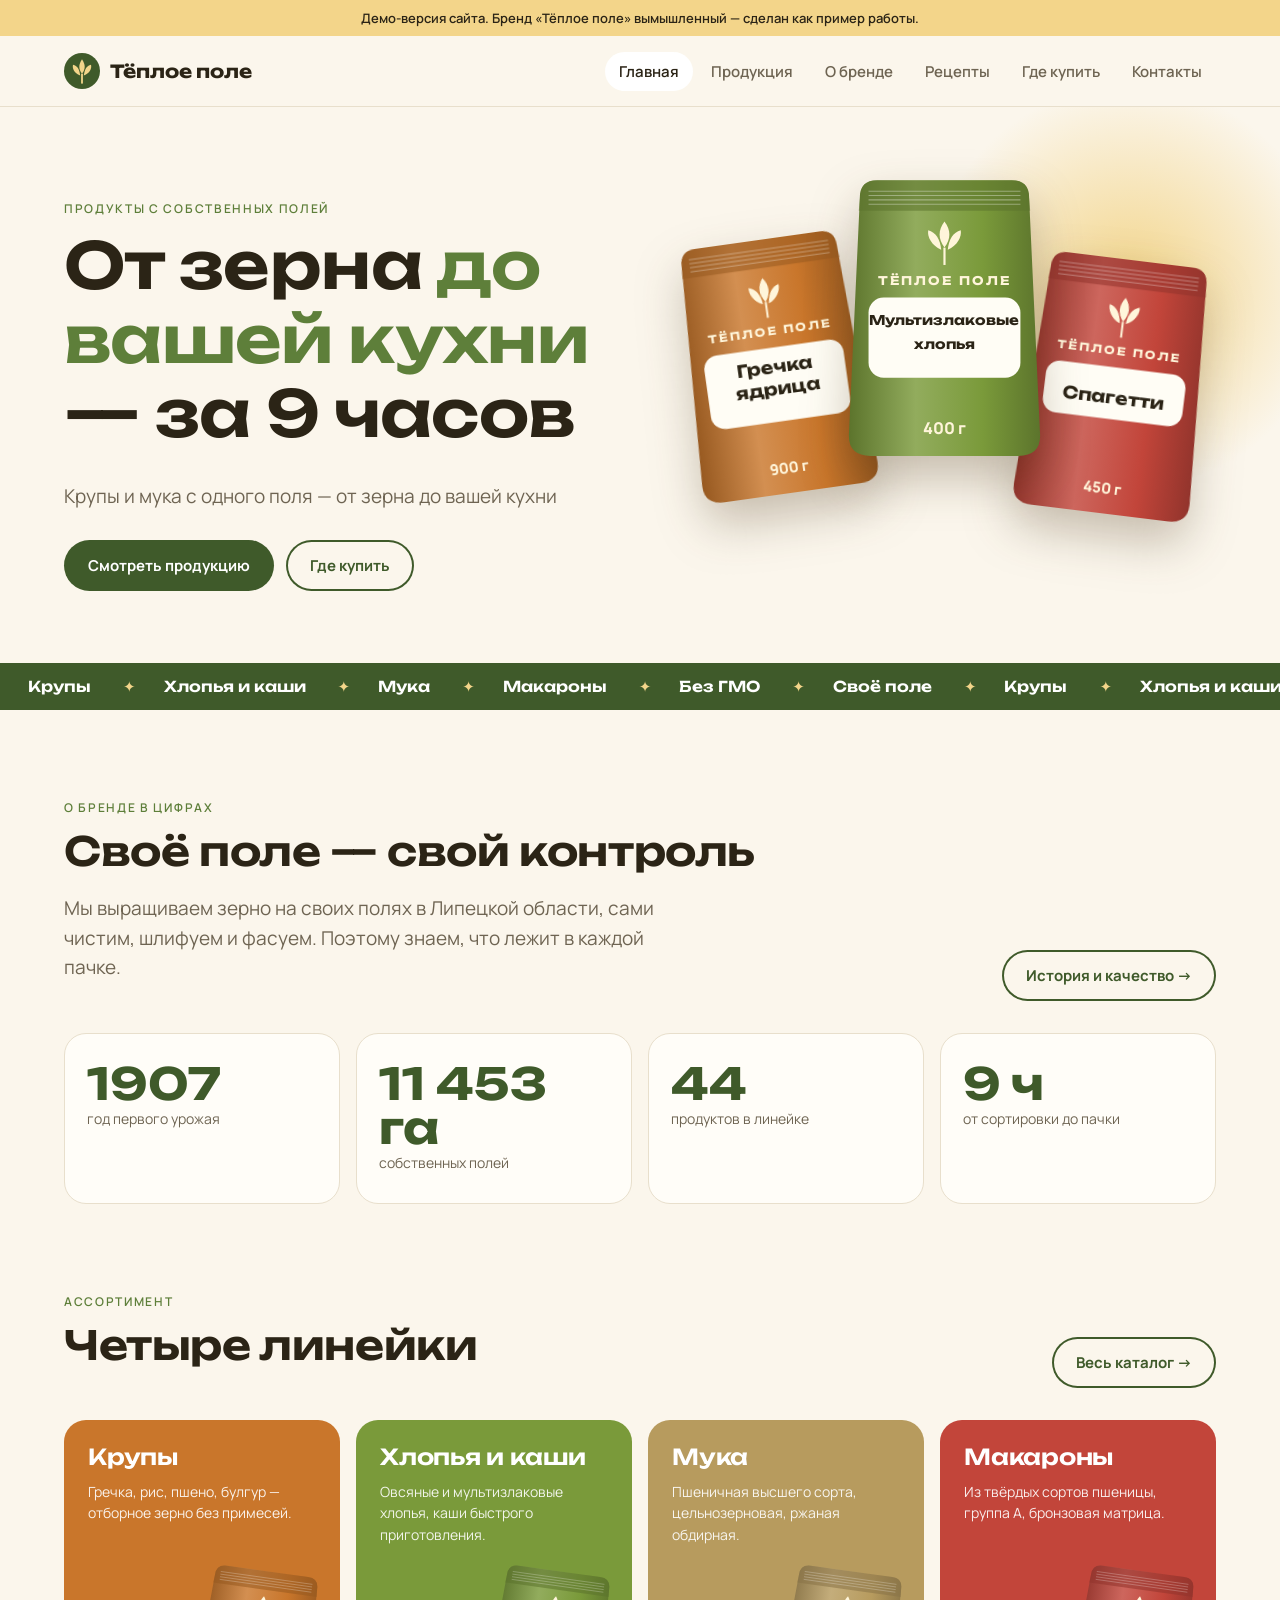
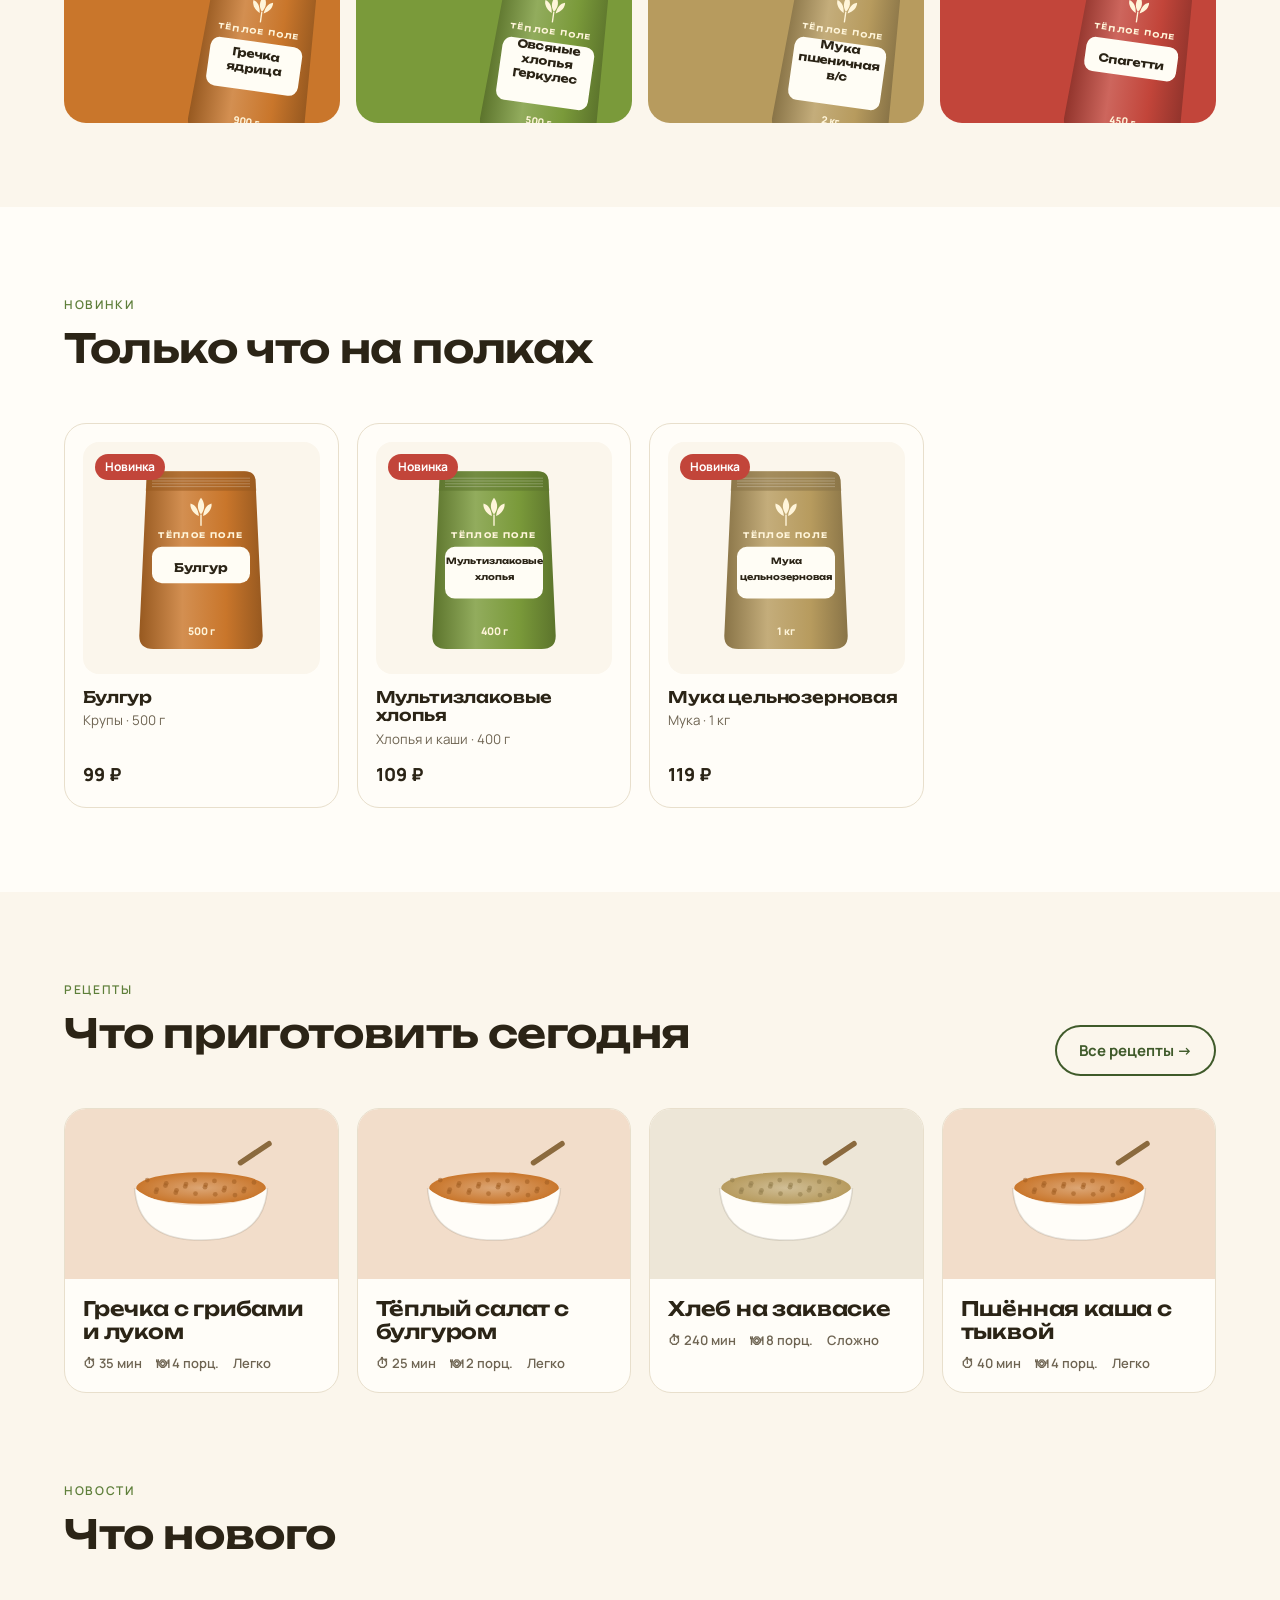
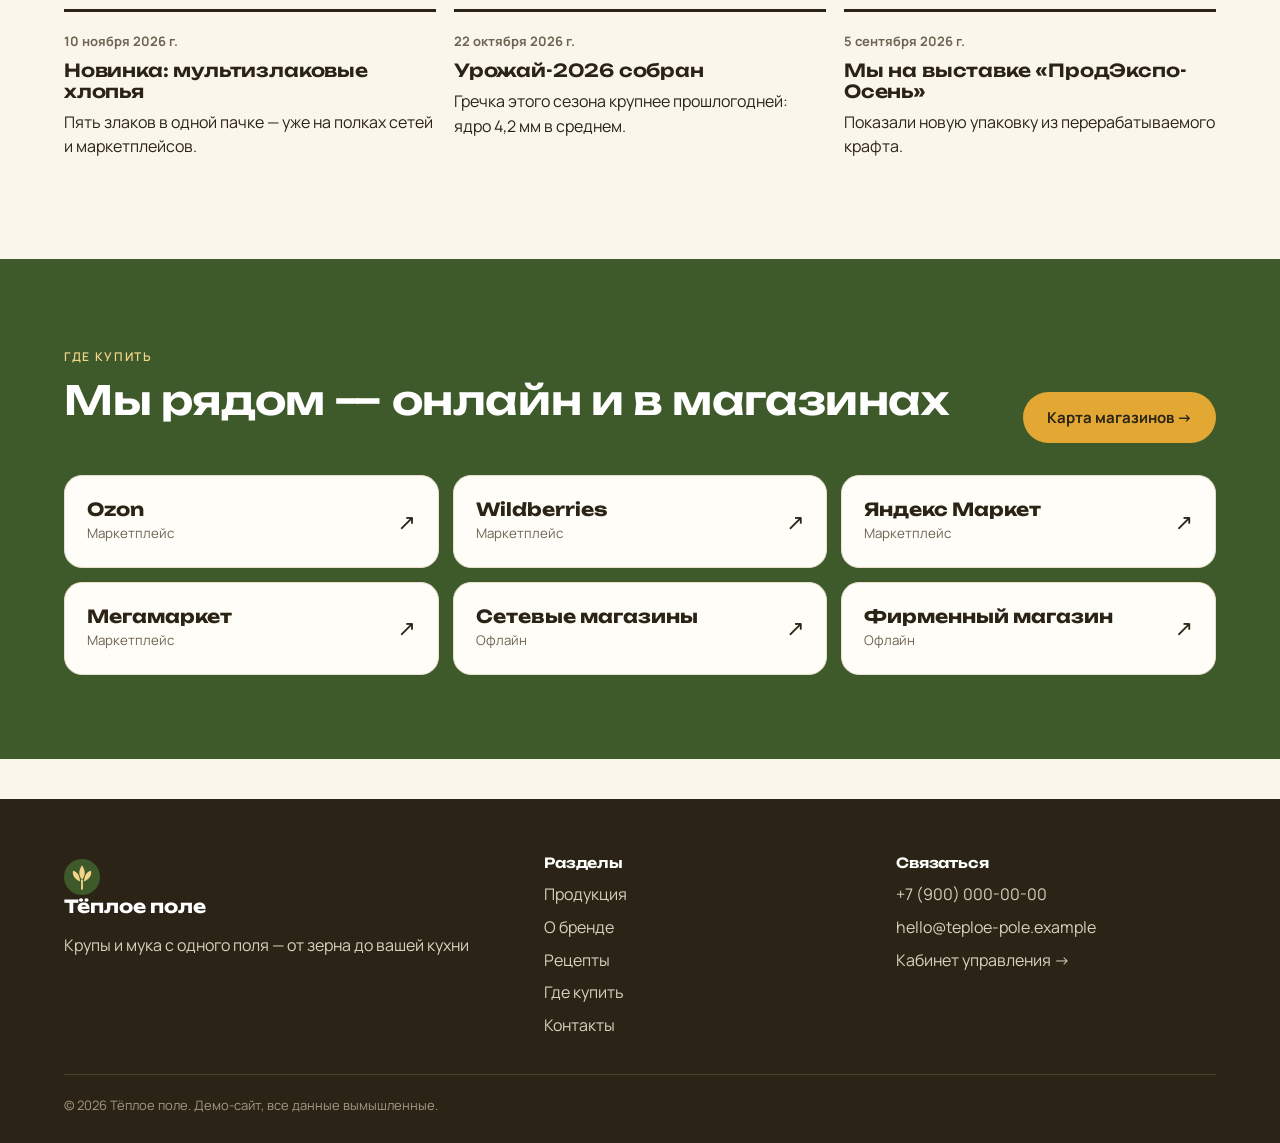
<file: index.html>
<!doctype html>
<html lang="ru">
<head>
<meta charset="utf-8">
<meta name="viewport" content="width=device-width, initial-scale=1">
<title>Тёплое поле — крупы, хлопья, мука и макароны с собственных полей</title>
<meta name="description" content="Бренд «Тёплое поле»: крупы, хлопья, мука и макароны от зерна до пачки. Ассортимент, рецепты, новости и где купить.">
<meta property="og:title" content="Тёплое поле — крупы, хлопья, мука и макароны с собственных полей">
<meta property="og:description" content="Бренд «Тёплое поле»: крупы, хлопья, мука и макароны от зерна до пачки. Ассортимент, рецепты, новости и где купить.">
<meta property="og:type" content="website">
<meta property="og:locale" content="ru_RU">
<meta name="theme-color" content="#3F5A2A">
<link rel="icon" href="favicon.svg" type="image/svg+xml">
<link rel="preconnect" href="https://fonts.googleapis.com">
<link rel="preconnect" href="https://fonts.gstatic.com" crossorigin>
<link href="https://fonts.googleapis.com/css2?family=Manrope:wght@400;600;700;800&family=Unbounded:wght@500;600;700&display=swap" rel="stylesheet">
<link rel="stylesheet" href="styles.css?v=8">
<script type="application/ld+json">{"@context":"https://schema.org","@type":"Organization","name":"Тёплое поле","description":"Производитель круп, хлопьев, муки и макарон","url":"https://almadorr.github.io/teploe-pole-demo/"}</script>
</head>
<body data-page="index">
<header id="top"></header>
<main>
<section class="hero"><div class="sun"></div><div class="wrap">
  <div><span class="eyebrow">Продукты с собственных полей</span><h1>От зерна <span>до вашей кухни</span> — за 9 часов</h1><p class="lead" id="slogan"></p>
    <div class="hero-cta"><a class="btn" href="products.html">Смотреть продукцию</a><a class="btn ghost" href="where.html">Где купить</a></div></div>
  <div class="hero-packs" id="hero-packs"></div>
</div></section>
<div class="ticker" id="ticker" aria-hidden="true"></div>
<section class="section"><div class="wrap">
  <div class="head-row"><div><span class="eyebrow">О бренде в цифрах</span><h2>Своё поле — свой контроль</h2><p class="lead" id="about"></p></div><a class="btn ghost" href="quality.html">История и качество →</a></div>
  <div class="stats" id="stats"></div>
</div></section>
<section class="section" style="padding-top:0"><div class="wrap">
  <div class="head-row"><div><span class="eyebrow">Ассортимент</span><h2>Четыре линейки</h2></div><a class="btn ghost" href="products.html">Весь каталог →</a></div>
  <div class="lines" id="lines"></div>
</div></section>
<section class="section" style="background:var(--paper)"><div class="wrap">
  <div class="head-row"><div><span class="eyebrow">Новинки</span><h2>Только что на полках</h2></div></div>
  <div class="grid" id="new"></div>
</div></section>
<section class="section"><div class="wrap">
  <div class="head-row"><div><span class="eyebrow">Рецепты</span><h2>Что приготовить сегодня</h2></div><a class="btn ghost" href="recipes.html">Все рецепты →</a></div>
  <div class="grid" id="recipes"></div>
</div></section>
<section class="section" style="padding-top:0"><div class="wrap">
  <div class="head-row"><div><span class="eyebrow">Новости</span><h2>Что нового</h2></div></div>
  <div class="news" id="news"></div>
</div></section>
<section class="section" style="background:var(--green);color:#fff"><div class="wrap">
  <div class="head-row"><div><span class="eyebrow" style="color:var(--wheat-2)">Где купить</span><h2>Мы рядом — онлайн и в магазинах</h2></div><a class="btn wheat" href="where.html">Карта магазинов →</a></div>
  <div class="shops" id="shops" style="color:var(--ink)"></div>
</div></section>
</main>
<footer id="foot"></footer>
<script src="data.js?v=8"></script>
<script src="app.js?v=8"></script>
</body>
</html>
</file>
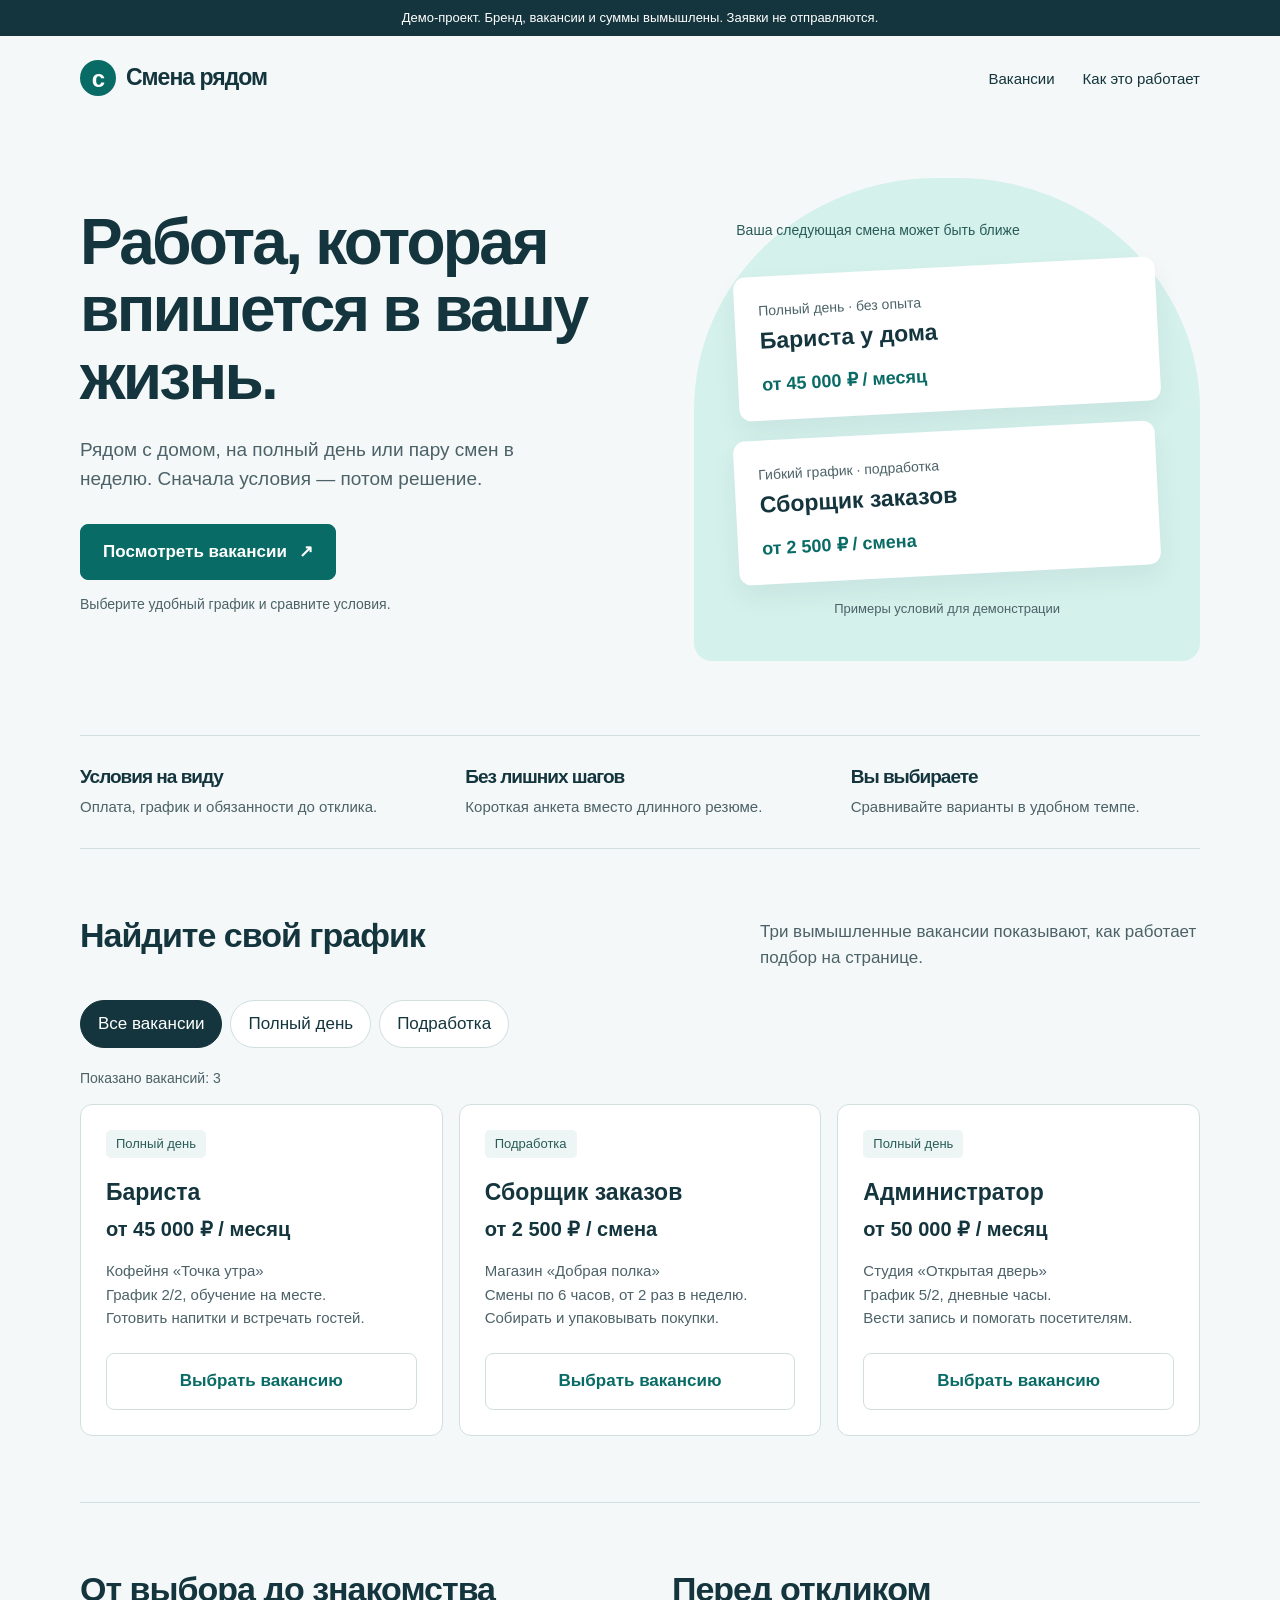
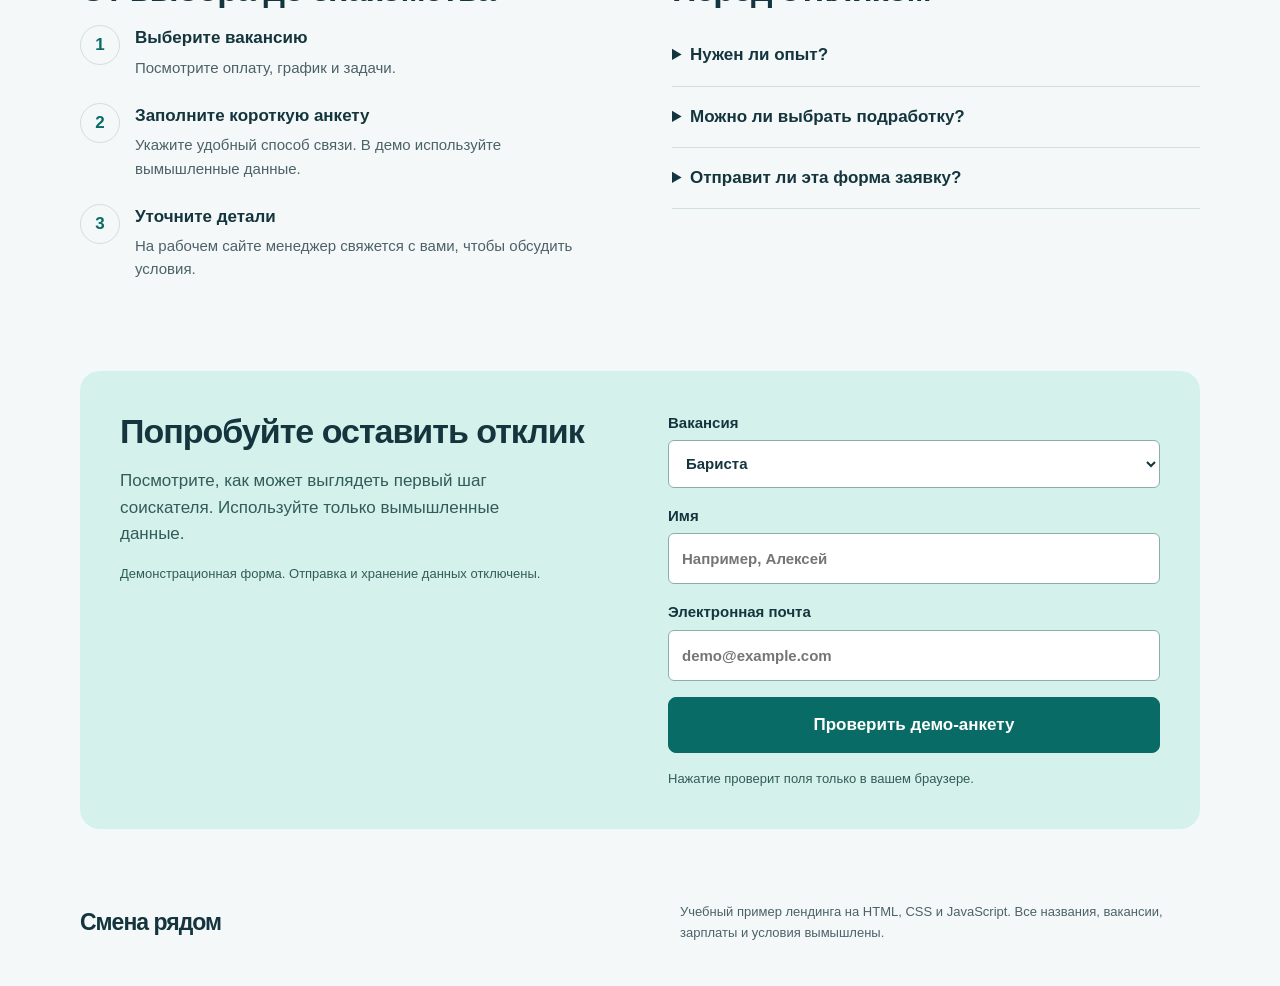
<file: smena-ryadom/index.html>
<!doctype html>
<html lang="ru">
<head>
  <meta charset="utf-8">
  <meta name="viewport" content="width=device-width, initial-scale=1">
  <meta name="description" content="Демонстрационный лендинг сервиса поиска работы. Вакансии и бренд вымышлены.">
  <meta name="robots" content="noindex">
  <title>Смена рядом — демо лендинга вакансий</title>
  <link rel="icon" href="data:image/svg+xml,%3Csvg xmlns='http://www.w3.org/2000/svg' viewBox='0 0 40 40'%3E%3Crect width='40' height='40' rx='20' fill='%23096b65'/%3E%3Ctext x='12' y='29' fill='white' font-size='29' font-family='Arial'%3Eс%3C/text%3E%3C/svg%3E">
  <style>
    :root { --ink:#14353d; --teal:#096b65; --aqua:#d5f1ec; --paper:#f4f8f8; --muted:#4c6268; --line:#d1dfdf; --white:#fff; }
    * { box-sizing:border-box; }
    html { scroll-behavior:smooth; scroll-padding-top:24px; }
    body { margin:0; color:var(--ink); background:var(--paper); font:17px/1.55 "Segoe UI",Arial,sans-serif; }
    a { color:inherit; } button,input,select { font:inherit; } button,a,input,select,summary { -webkit-tap-highlight-color:transparent; }
    :focus-visible { outline:3px solid #b94a14; outline-offset:4px; }
    .wrap { width:min(1120px,calc(100% - 40px)); margin:auto; }
    .demo { margin:0; padding:8px 20px; text-align:center; background:var(--ink); color:white; font-size:13px; }
    header { display:flex; align-items:center; justify-content:space-between; gap:20px; padding-block:24px; }
    .logo { font-size:23px; font-weight:800; text-decoration:none; letter-spacing:-1px; display:flex; align-items:center; gap:10px; }
    .mark { display:grid; place-items:center; width:36px; height:36px; background:var(--teal); color:white; border-radius:50%; font-size:24px; }
    nav { display:flex; gap:28px; font-size:15px; } nav a { text-decoration:none; } nav a:hover { text-decoration:underline; }
    .hero { display:grid; grid-template-columns:1.1fr 1fr; gap:58px; align-items:center; padding:58px 0 74px; }
    h1 { font-size:clamp(40px,5vw,68px); line-height:1.05; letter-spacing:-2.7px; margin:0 0 24px; max-width:620px; }
    .intro { max-width:480px; color:var(--muted); font-size:19px; margin-bottom:30px; }
    .button { display:inline-flex; align-items:center; justify-content:center; gap:12px; padding:14px 22px; border:1px solid var(--teal); border-radius:8px; background:var(--teal); color:white; text-decoration:none; cursor:pointer; font-weight:600; min-height:48px; }
    .button:hover { background:#075751; } .small { font-size:14px; color:var(--muted); }
    .hero-art { background:var(--aqua); border-radius:48% 48% 18px 18px; min-height:410px; position:relative; display:flex; flex-direction:column; justify-content:center; padding:42px; gap:20px; }
    .art-title { font-size:14px; margin:0 0 5px; color:#285b58; }
    .ticket { background:white; border-radius:12px; padding:21px 24px; box-shadow:0 12px 26px #14353d10; transform:rotate(-3deg); }
    .ticket:last-child { transform:rotate(3deg); margin-left:26px; }
    .ticket strong { font-size:23px; display:block; } .ticket span { font-size:14px; color:var(--muted); }
    .ticket b { display:block; margin-top:12px; font-size:18px; color:var(--teal); }
    .note { font-size:13px; text-align:center; margin:4px 0 0; color:var(--muted); }
    .benefits { display:grid; grid-template-columns:repeat(3,1fr); padding:30px 0; border-top:1px solid var(--line); border-bottom:1px solid var(--line); gap:36px; }
    .benefits h2 { font-size:19px; margin:0 0 6px; } .benefits p { color:var(--muted); font-size:15px; margin:0; }
    section { padding-block:66px; } h2 { font-size:34px; letter-spacing:-1px; line-height:1.2; margin:0 0 16px; }
    .section-top { display:flex; align-items:end; justify-content:space-between; gap:24px; margin-bottom:28px; } .section-top p { margin:0; color:var(--muted); max-width:440px; }
    .filters { display:flex; gap:8px; flex-wrap:wrap; margin-bottom:20px; }
    .filter { border:1px solid var(--line); color:var(--ink); background:white; padding:10px 17px; border-radius:24px; cursor:pointer; min-height:44px; }
    .filter[aria-pressed="true"] { background:var(--ink); border-color:var(--ink); color:white; }
    .jobs { display:grid; grid-template-columns:repeat(3,1fr); gap:16px; } .job { border:1px solid var(--line); background:white; padding:25px; border-radius:12px; display:flex; flex-direction:column; align-items:start; }
    .job[hidden] { display:none; } .tag { background:#edf6f5; color:#285b58; padding:4px 10px; border-radius:5px; font-size:13px; }
    .job h3 { font-size:23px; line-height:1.25; margin:20px 0 8px; } .salary { font-size:20px; font-weight:700; margin:0 0 14px; } .job p:not(.salary) { color:var(--muted); font-size:15px; margin:0 0 24px; }
    .job button { margin-top:auto; background:white; color:var(--teal); border-color:var(--line); width:100%; } .job button:hover { background:#edf6f5; }
    .flow { display:grid; grid-template-columns:1fr 1fr; gap:64px; border-top:1px solid var(--line); }
    ol { list-style:none; padding:0; margin:0; counter-reset:steps; } li { counter-increment:steps; display:grid; grid-template-columns:40px 1fr; gap:15px; margin-bottom:24px; }
    li::before { content:counter(steps); display:grid; place-items:center; border:1px solid var(--line); border-radius:50%; width:38px; height:38px; font-weight:700; color:var(--teal); }
    li strong { display:block; } li p { font-size:15px; color:var(--muted); margin:4px 0 0; }
    details { border-bottom:1px solid var(--line); padding:17px 0; } summary { cursor:pointer; font-weight:600; } details p { color:var(--muted); font-size:15px; }
    .form-section { background:var(--aqua); border-radius:20px; padding:40px; display:grid; grid-template-columns:1fr 1fr; gap:56px; margin-bottom:60px; }
    .form-section p { color:#315c59; max-width:430px; } form { display:grid; gap:16px; } label { display:grid; gap:6px; font-size:15px; font-weight:600; }
    input,select { width:100%; min-width:0; padding:13px; border:1px solid #8aafaa; background:white; color:var(--ink); border-radius:6px; min-height:48px; }
    .form-section .small { font-size:13px; margin:0; } .result { border-left:3px solid var(--teal); padding-left:14px; margin:0; }
    footer { padding:0 0 30px; display:flex; gap:20px; align-items:center; justify-content:space-between; } footer p { max-width:520px; font-size:13px; color:var(--muted); }
    @media(max-width:760px) { .hero { gap:30px; padding-top:25px; grid-template-columns:1fr; } .hero-art { min-height:340px; padding:32px; max-width:500px; } .intro { font-size:18px; } .benefits,.jobs,.flow,.form-section { grid-template-columns:1fr; } .benefits { gap:23px; } .jobs { gap:14px; } .section-top { display:block; } section { padding-block:42px; } .flow { gap:32px; } .form-section { padding:26px; gap:20px; margin-bottom:30px; } h2 { font-size:30px; } footer { align-items:start; flex-direction:column; gap:0; } nav { gap:16px; } nav a:last-child { display:none; } .logo { font-size:20px; } }
    @media(prefers-reduced-motion:reduce) { html { scroll-behavior:auto; } }
  </style>
</head>
<body>
  <p class="demo">Демо-проект. Бренд, вакансии и суммы вымышлены. Заявки не отправляются.</p>
  <header class="wrap"><a class="logo" href="#"><span class="mark" aria-hidden="true">с</span>Смена рядом</a><nav aria-label="Основная навигация"><a href="#vacancies">Вакансии</a><a href="#how">Как это работает</a></nav></header>
  <main class="wrap">
    <div class="hero"><div><h1>Работа, которая впишется в вашу жизнь.</h1><p class="intro">Рядом с домом, на полный день или пару смен в неделю. Сначала условия — потом решение.</p><a class="button" href="#vacancies">Посмотреть вакансии <span aria-hidden="true">↗</span></a><p class="small">Выберите удобный график и сравните условия.</p></div><div class="hero-art" aria-label="Примеры вымышленных вакансий"><p class="art-title">Ваша следующая смена может быть ближе</p><div class="ticket"><span>Полный день · без опыта</span><strong>Бариста у дома</strong><b>от 45 000 ₽ / месяц</b></div><div class="ticket"><span>Гибкий график · подработка</span><strong>Сборщик заказов</strong><b>от 2 500 ₽ / смена</b></div><p class="note">Примеры условий для демонстрации</p></div></div>
    <div class="benefits"><div><h2>Условия на виду</h2><p>Оплата, график и обязанности до отклика.</p></div><div><h2>Без лишних шагов</h2><p>Короткая анкета вместо длинного резюме.</p></div><div><h2>Вы выбираете</h2><p>Сравнивайте варианты в удобном темпе.</p></div></div>
    <section id="vacancies"><div class="section-top"><h2>Найдите свой график</h2><p>Три вымышленные вакансии показывают, как работает подбор на странице.</p></div><div class="filters" role="group" aria-label="Фильтр вакансий"><button class="filter" data-filter="all" aria-pressed="true">Все вакансии</button><button class="filter" data-filter="full" aria-pressed="false">Полный день</button><button class="filter" data-filter="part" aria-pressed="false">Подработка</button></div><p id="count" class="small" role="status">Показано вакансий: 3</p><div class="jobs">
      <article class="job" data-type="full"><span class="tag">Полный день</span><h3>Бариста</h3><p class="salary">от 45 000 ₽ / месяц</p><p>Кофейня «Точка утра»<br>График 2/2, обучение на месте.<br>Готовить напитки и встречать гостей.</p><button class="button choose" data-job="Бариста">Выбрать вакансию</button></article>
      <article class="job" data-type="part"><span class="tag">Подработка</span><h3>Сборщик заказов</h3><p class="salary">от 2 500 ₽ / смена</p><p>Магазин «Добрая полка»<br>Смены по 6 часов, от 2 раз в неделю.<br>Собирать и упаковывать покупки.</p><button class="button choose" data-job="Сборщик заказов">Выбрать вакансию</button></article>
      <article class="job" data-type="full"><span class="tag">Полный день</span><h3>Администратор</h3><p class="salary">от 50 000 ₽ / месяц</p><p>Студия «Открытая дверь»<br>График 5/2, дневные часы.<br>Вести запись и помогать посетителям.</p><button class="button choose" data-job="Администратор">Выбрать вакансию</button></article>
    </div></section>
    <section class="flow" id="how"><div><h2>От выбора до знакомства</h2><ol><li><div><strong>Выберите вакансию</strong><p>Посмотрите оплату, график и задачи.</p></div></li><li><div><strong>Заполните короткую анкету</strong><p>Укажите удобный способ связи. В демо используйте вымышленные данные.</p></div></li><li><div><strong>Уточните детали</strong><p>На рабочем сайте менеджер свяжется с вами, чтобы обсудить условия.</p></div></li></ol></div><div><h2>Перед откликом</h2><details><summary>Нужен ли опыт?</summary><p>Это зависит от вакансии. В демо у бариста указано обучение, у остальных вакансий требования уточняются отдельно.</p></details><details><summary>Можно ли выбрать подработку?</summary><p>Да. Нажмите фильтр «Подработка» над вакансиями, чтобы увидеть пример с гибким графиком.</p></details><details><summary>Отправит ли эта форма заявку?</summary><p>Нет. Это демонстрация интерфейса: данные никуда не передаются и не сохраняются. Реальных вакансий здесь нет.</p></details></div></section>
    <section class="form-section" id="application" aria-labelledby="form-title"><div><h2 id="form-title">Попробуйте оставить отклик</h2><p>Посмотрите, как может выглядеть первый шаг соискателя. Используйте только вымышленные данные.</p><p class="small">Демонстрационная форма. Отправка и хранение данных отключены.</p></div><form id="demo-form"><label>Вакансия<select name="job" id="job"><option>Бариста</option><option>Сборщик заказов</option><option>Администратор</option></select></label><label>Имя<input name="name" required maxlength="60" autocomplete="off" placeholder="Например, Алексей"></label><label>Электронная почта<input name="email" type="email" required autocomplete="off" placeholder="demo@example.com"></label><button type="submit" class="button">Проверить демо-анкету</button><p class="small">Нажатие проверит поля только в вашем браузере.</p><p id="result" class="result" role="status" hidden></p></form></section>
  </main>
  <footer class="wrap"><a class="logo" href="#">Смена рядом</a><p>Учебный пример лендинга на HTML, CSS и JavaScript. Все названия, вакансии, зарплаты и условия вымышлены.</p></footer>
  <script>
    const filters = document.querySelectorAll('[data-filter]');
    const jobs = document.querySelectorAll('.job');
    filters.forEach(button => button.addEventListener('click', () => {
      filters.forEach(item => item.setAttribute('aria-pressed', String(item === button)));
      let visible = 0;
      jobs.forEach(job => {
        job.hidden = button.dataset.filter !== 'all' && job.dataset.type !== button.dataset.filter;
        if (!job.hidden) visible++;
      });
      document.getElementById('count').textContent = `Показано вакансий: ${visible}`;
    }));
    document.querySelectorAll('.choose').forEach(button => button.addEventListener('click', () => {
      document.getElementById('job').value = button.dataset.job;
      document.getElementById('result').hidden = true;
      document.getElementById('application').scrollIntoView({block:'start'});
      document.getElementById('job').focus({preventScroll:true});
    }));
    document.getElementById('demo-form').addEventListener('submit', event => {
      event.preventDefault();
      const result = document.getElementById('result');
      result.textContent = 'Поля заполнены корректно. Это демо: заявка не отправлена, данные не сохранены.';
      result.hidden = false;
    });
  </script>
</body>
</html>
</file>
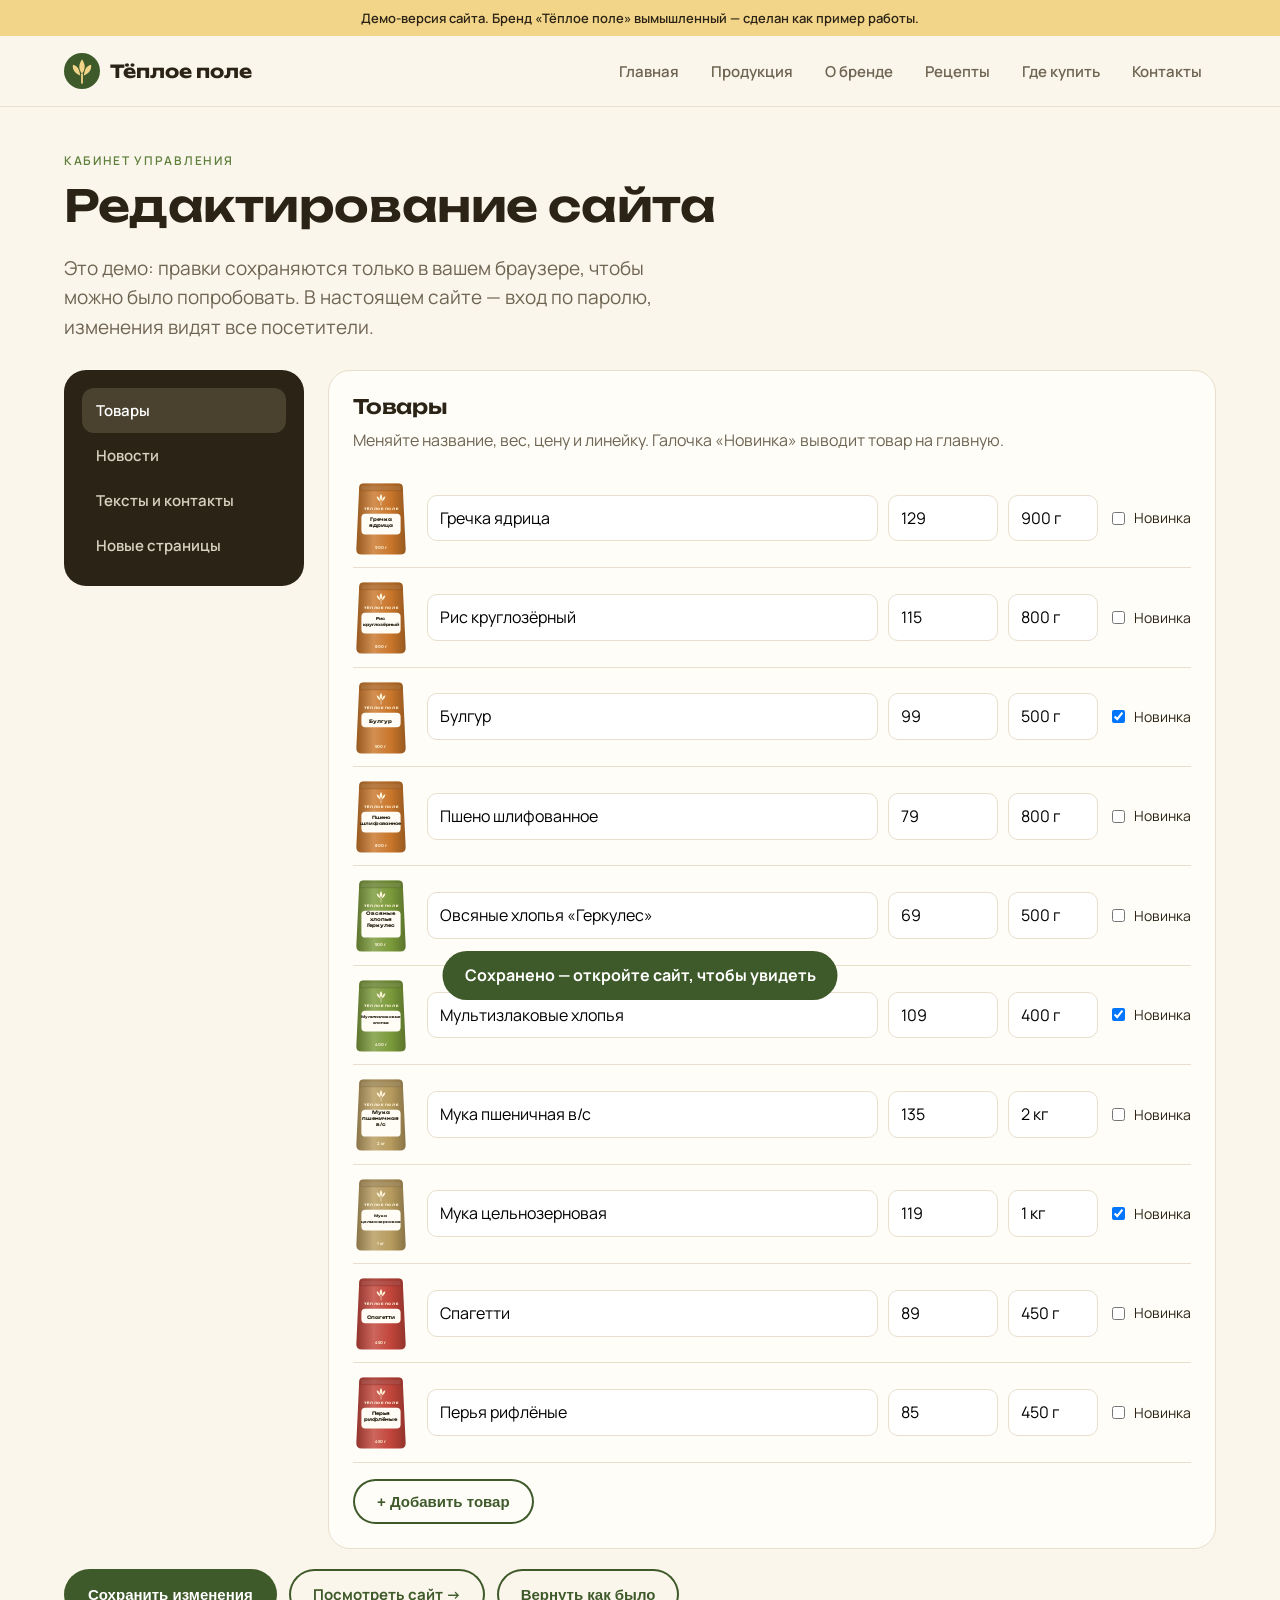
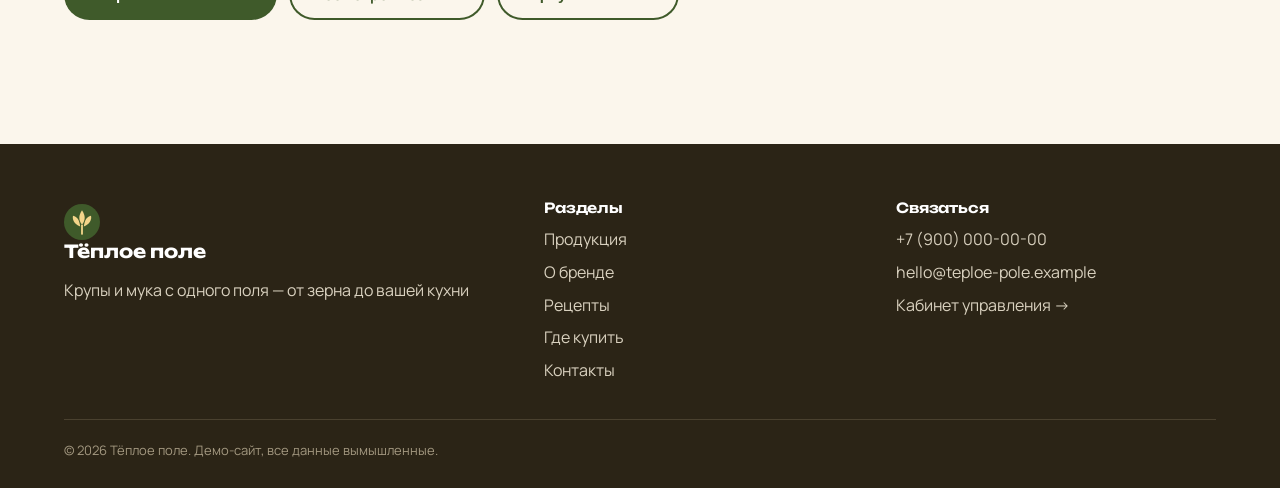
<file: admin.html>
<!doctype html>
<html lang="ru">
<head>
<meta charset="utf-8">
<meta name="viewport" content="width=device-width, initial-scale=1">
<title>Кабинет управления — Тёплое поле</title>
<meta name="robots" content="noindex">
<link rel="icon" href="favicon.svg" type="image/svg+xml">
<link rel="preconnect" href="https://fonts.googleapis.com">
<link rel="preconnect" href="https://fonts.gstatic.com" crossorigin>
<link href="https://fonts.googleapis.com/css2?family=Manrope:wght@400;600;700;800&family=Unbounded:wght@500;600;700&display=swap" rel="stylesheet">
<link rel="stylesheet" href="styles.css?v=8">
</head>
<body data-page="admin">
<header id="top"></header>
<main class="section" style="padding-top:40px"><div class="wrap">
  <span class="eyebrow">Кабинет управления</span><h1 style="font-size:clamp(28px,4vw,44px)">Редактирование сайта</h1>
  <p class="lead">Это демо: правки сохраняются только в вашем браузере, чтобы можно было попробовать. В настоящем сайте — вход по паролю, изменения видят все посетители.</p>
  <div class="adm" style="margin-top:28px">
    <aside id="tabs"><button data-t="products" class="on">Товары</button><button data-t="news">Новости</button><button data-t="texts">Тексты и контакты</button><button data-t="pages">Новые страницы</button></aside>
    <div class="panel" id="panel"></div>
  </div>
  <div style="display:flex;gap:12px;flex-wrap:wrap;margin-top:20px"><button class="btn" id="save">Сохранить изменения</button><a class="btn ghost" href="index.html">Посмотреть сайт →</a><button class="btn ghost" id="reset">Вернуть как было</button></div>
</div></main>
<div class="saved" id="toast">Сохранено — откройте сайт, чтобы увидеть</div>
<footer id="foot"></footer>
<script src="data.js?v=8"></script>
<script src="app.js?v=8"></script>
<script>
(function(){
  var D = TP.data, esc = TP.esc, tab = "products", panel = document.getElementById("panel");
  function slug(s){ return "p" + Date.now().toString(36) + Math.random().toString(36).slice(2,5); }
  var views = {
    products: function(){
      return '<h3>Товары</h3><p style="color:var(--muted)">Меняйте название, вес, цену и линейку. Галочка «Новинка» выводит товар на главную.</p>'
        + D.products.map(function(p,i){ return '<div class="row"><div class="ph">'+TP.pack(p)+'</div>'
          + '<input data-i="'+i+'" data-k="name" value="'+esc(p.name)+'" aria-label="Название">'
          + '<input data-i="'+i+'" data-k="price" type="number" value="'+p.price+'" aria-label="Цена">'
          + '<input data-i="'+i+'" data-k="weight" value="'+esc(p.weight)+'" aria-label="Вес">'
          + '<label style="display:flex;gap:6px;align-items:center;font-size:14px;white-space:nowrap"><input type="checkbox" data-i="'+i+'" data-k="isNew" '+(p.isNew?"checked":"")+' style="width:auto"> Новинка</label></div>'; }).join("")
        + '<button class="btn ghost" id="add-prod" style="margin-top:16px">+ Добавить товар</button>';
    },
    news: function(){
      return '<h3>Новости</h3><div style="display:grid;gap:10px;margin-bottom:20px"><input id="n-title" placeholder="Заголовок новости"><textarea id="n-text" placeholder="Текст новости" rows="3"></textarea><button class="btn" id="add-news" style="justify-self:start">Опубликовать новость</button></div>'
        + D.news.map(function(n,i){ return '<div style="display:flex;justify-content:space-between;gap:12px;padding:12px 0;border-top:1px solid var(--line)"><div><b>'+esc(n.title)+'</b><br><small style="color:var(--muted)">'+esc(n.date)+'</small></div><button class="btn ghost" data-del-news="'+i+'" style="padding:8px 14px">Удалить</button></div>'; }).join("");
    },
    texts: function(){
      var f = [["slogan","Слоган на главной"],["about","О бренде (главная)"],["phone","Телефон"],["email","Почта"],["address","Адрес"]];
      return '<h3>Тексты и контакты</h3><div style="display:grid;gap:14px">' + f.map(function(x){ var long = x[0]==="about"||x[0]==="slogan"; return '<label><b style="font-size:14px">'+x[1]+'</b>'+(long?'<textarea data-b="'+x[0]+'" rows="3">'+esc(D.brand[x[0]])+'</textarea>':'<input data-b="'+x[0]+'" value="'+esc(D.brand[x[0]])+'">')+'</label>'; }).join("") + '</div>';
    },
    pages: function(){
      return '<h3>Новые страницы и разделы</h3><p style="color:var(--muted)">Новая страница сразу появляется в меню сайта.</p><div style="display:grid;gap:10px;margin-bottom:20px"><input id="p-title" placeholder="Название, например «Оптовым покупателям»"><textarea id="p-text" rows="5" placeholder="Текст страницы"></textarea><button class="btn" id="add-page" style="justify-self:start">Создать страницу</button></div>'
        + (D.pages.length ? D.pages.map(function(p,i){ return '<div style="display:flex;justify-content:space-between;gap:12px;padding:12px 0;border-top:1px solid var(--line)"><a href="page.html?id='+encodeURIComponent(p.id)+'"><b>'+esc(p.title)+'</b></a><button class="btn ghost" data-del-page="'+i+'" style="padding:8px 14px">Удалить</button></div>'; }).join("") : '<p style="color:var(--muted)">Пока нет добавленных страниц.</p>');
    }
  };
  function draw(){ panel.innerHTML = views[tab](); }
  function toast(msg){ var t = document.getElementById("toast"); t.textContent = msg; t.classList.add("show"); setTimeout(function(){ t.classList.remove("show"); }, 2600); }
  function persist(msg){ if (TP.save()) toast(msg || "Сохранено — откройте сайт, чтобы увидеть"); else toast("Браузер не дал сохранить (частный режим?)"); }
  document.getElementById("tabs").addEventListener("click", function(e){ var b = e.target.closest("button"); if (!b) return; tab = b.getAttribute("data-t"); this.querySelectorAll("button").forEach(function(x){ x.classList.toggle("on", x===b); }); draw(); });
  panel.addEventListener("input", function(e){
    var el = e.target, i = el.getAttribute("data-i"), k = el.getAttribute("data-k"), b = el.getAttribute("data-b");
    if (i !== null && k) { var p = D.products[+i]; p[k] = k==="isNew" ? el.checked : k==="price" ? +el.value : el.value; }
    if (b) D.brand[b] = el.value;
  });
  panel.addEventListener("change", function(e){ if (e.target.getAttribute("data-k")==="isNew") { D.products[+e.target.getAttribute("data-i")].isNew = e.target.checked; } });
  panel.addEventListener("click", function(e){
    var t = e.target;
    if (t.id === "add-prod") { D.products.push({ id: slug(), line: D.lines[0].id, name: "Новый продукт", weight: "500 г", price: 100, isNew: true, kcal: 300, protein: 10, fat: 2, carbs: 60, cook: "15 мин", text: "Описание продукта." }); draw(); }
    if (t.id === "add-news") { var ti = document.getElementById("n-title").value.trim(); if (!ti) return; D.news.unshift({ date: new Date().toISOString().slice(0,10), title: ti, text: document.getElementById("n-text").value.trim() }); persist("Новость опубликована"); draw(); }
    if (t.id === "add-page") { var pt = document.getElementById("p-title").value.trim(); if (!pt) return; D.pages.push({ id: slug(), title: pt, text: document.getElementById("p-text").value.trim() }); persist("Страница создана — она уже в меню"); location.reload(); }
    if (t.hasAttribute("data-del-news")) { D.news.splice(+t.getAttribute("data-del-news"),1); persist("Новость удалена"); draw(); }
    if (t.hasAttribute("data-del-page")) { D.pages.splice(+t.getAttribute("data-del-page"),1); persist("Страница удалена"); location.reload(); }
  });
  document.getElementById("save").addEventListener("click", function(){ persist(); });
  document.getElementById("reset").addEventListener("click", function(){ if (confirm("Вернуть все тексты как в начале?")) { TP.reset(); location.reload(); } });
  draw();
})();
</script>
</body>
</html>
</file>
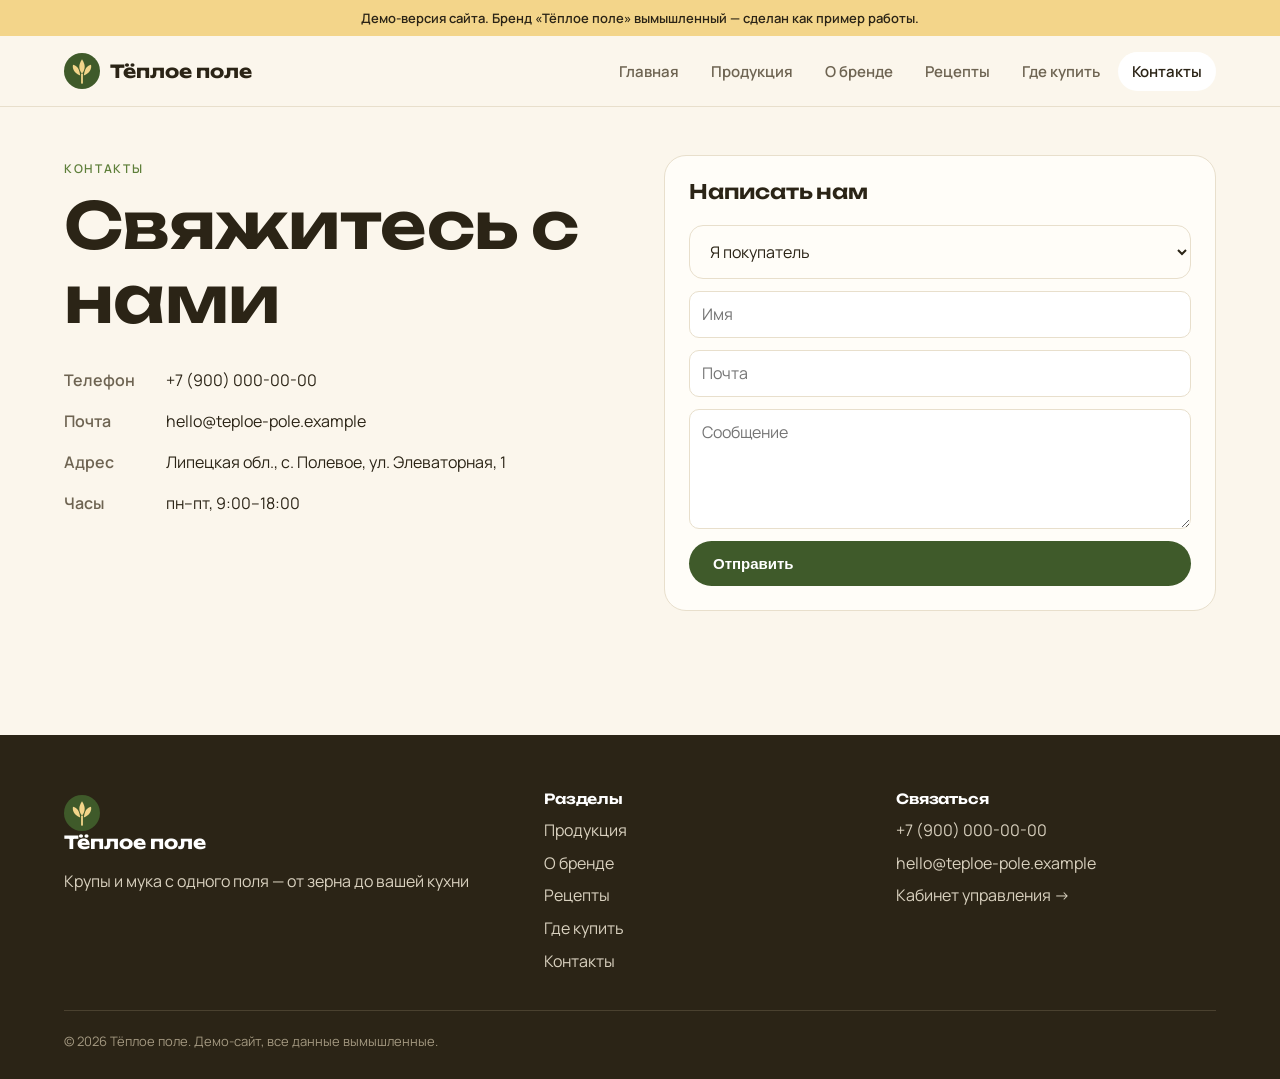
<file: contacts.html>
<!doctype html>
<html lang="ru">
<head>
<meta charset="utf-8">
<meta name="viewport" content="width=device-width, initial-scale=1">
<title>Контакты — Тёплое поле</title>
<meta name="description" content="Контакты бренда «Тёплое поле»: телефон, почта, адрес производства, форма для оптовых покупателей.">
<meta property="og:title" content="Контакты — Тёплое поле">
<meta property="og:description" content="Контакты бренда «Тёплое поле»: телефон, почта, адрес производства, форма для оптовых покупателей.">
<meta property="og:type" content="website">
<meta property="og:locale" content="ru_RU">
<meta name="theme-color" content="#3F5A2A">
<link rel="icon" href="favicon.svg" type="image/svg+xml">
<link rel="preconnect" href="https://fonts.googleapis.com">
<link rel="preconnect" href="https://fonts.gstatic.com" crossorigin>
<link href="https://fonts.googleapis.com/css2?family=Manrope:wght@400;600;700;800&family=Unbounded:wght@500;600;700&display=swap" rel="stylesheet">
<link rel="stylesheet" href="styles.css?v=8">
</head>
<body data-page="contacts">
<header id="top"></header>
<main class="section" style="padding-top:48px"><div class="wrap split" style="align-items:start">
  <div class="info rv"><span class="eyebrow">Контакты</span><h1>Свяжитесь с нами</h1>
    <p><b>Телефон</b><span id="c-phone"></span></p><p><b>Почта</b><span id="c-email"></span></p><p><b>Адрес</b><span id="c-addr"></span></p><p><b>Часы</b><span>пн–пт, 9:00–18:00</span></p></div>
  <form class="form panel rv" id="form"><h3>Написать нам</h3>
    <select aria-label="Тема"><option>Я покупатель</option><option>Оптовые закупки</option><option>Сотрудничество и СМИ</option></select>
    <input required placeholder="Имя" aria-label="Имя"><input required type="email" placeholder="Почта" aria-label="Почта"><textarea placeholder="Сообщение" aria-label="Сообщение"></textarea>
    <button class="btn" type="submit">Отправить</button></form>
</div></main>
<footer id="foot"></footer>
<script src="data.js?v=8"></script>
<script src="app.js?v=8"></script>
</body>
</html>
</file>
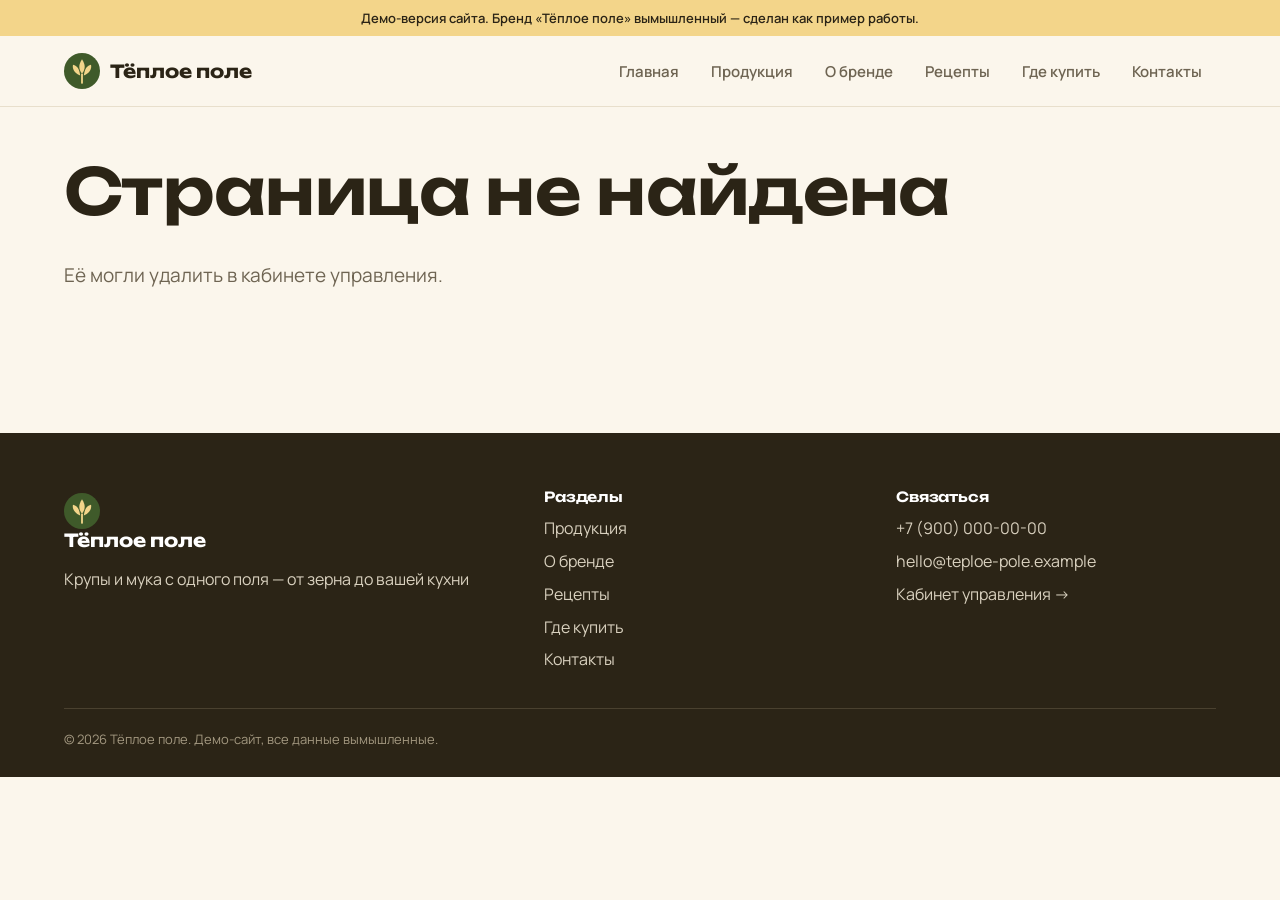
<file: page.html>
<!doctype html>
<html lang="ru">
<head>
<meta charset="utf-8">
<meta name="viewport" content="width=device-width, initial-scale=1">
<title>Страница — Тёплое поле</title>
<meta name="description" content="Страница сайта «Тёплое поле».">
<meta property="og:title" content="Страница — Тёплое поле">
<meta property="og:description" content="Страница сайта «Тёплое поле».">
<meta property="og:type" content="website">
<meta property="og:locale" content="ru_RU">
<meta name="theme-color" content="#3F5A2A">
<link rel="icon" href="favicon.svg" type="image/svg+xml">
<link rel="preconnect" href="https://fonts.googleapis.com">
<link rel="preconnect" href="https://fonts.gstatic.com" crossorigin>
<link href="https://fonts.googleapis.com/css2?family=Manrope:wght@400;600;700;800&family=Unbounded:wght@500;600;700&display=swap" rel="stylesheet">
<link rel="stylesheet" href="styles.css?v=8">
</head>
<body data-page="page">
<header id="top"></header>
<main class="section" style="padding-top:48px"><div class="wrap"><h1 id="ptitle"></h1><p class="lead" id="ptext" style="white-space:pre-line"></p></div></main>
<footer id="foot"></footer>
<script src="data.js?v=8"></script>
<script src="app.js?v=8"></script>
</body>
</html>
</file>
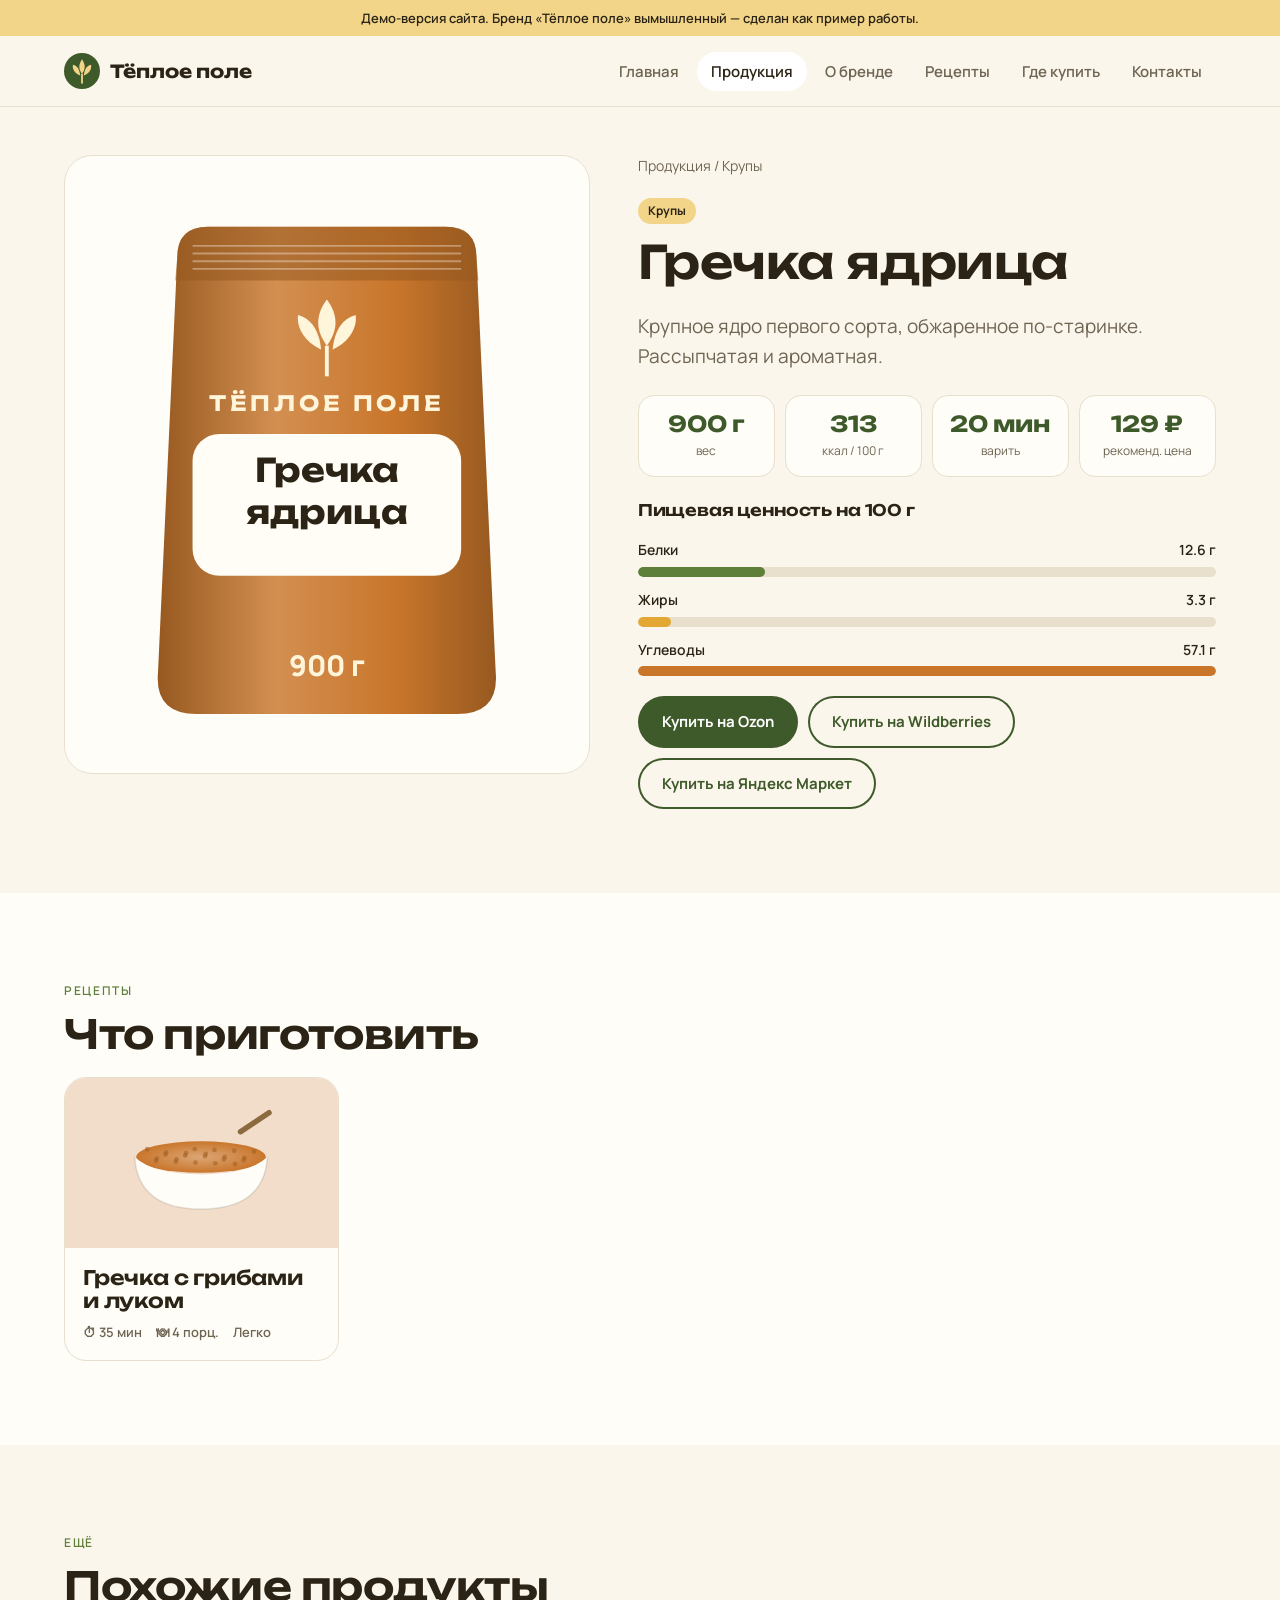
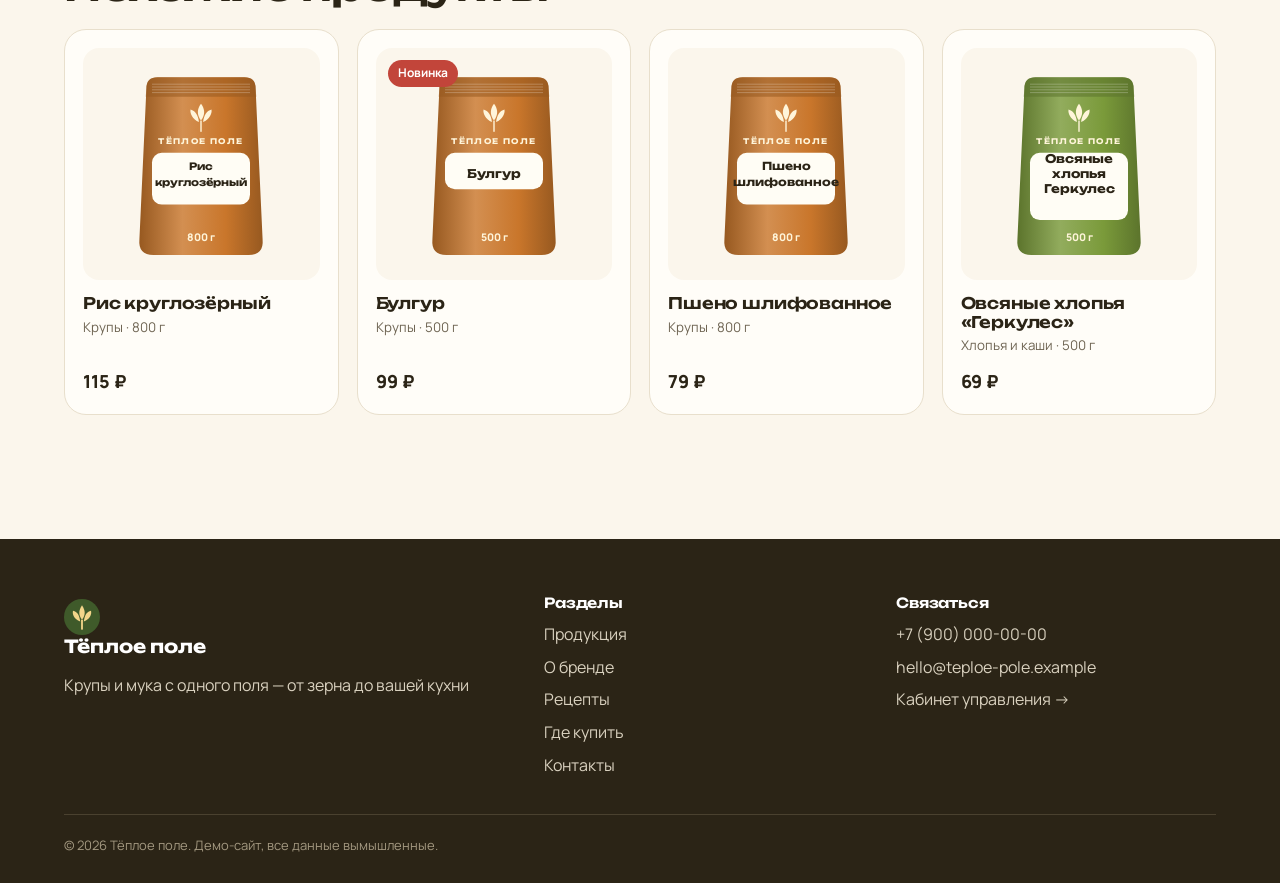
<file: product.html>
<!doctype html>
<html lang="ru">
<head>
<meta charset="utf-8">
<meta name="viewport" content="width=device-width, initial-scale=1">
<title>Товар — Тёплое поле</title>
<meta name="description" content="Описание продукта, пищевая ценность, рецепты и где купить.">
<meta property="og:title" content="Товар — Тёплое поле">
<meta property="og:description" content="Описание продукта, пищевая ценность, рецепты и где купить.">
<meta property="og:type" content="website">
<meta property="og:locale" content="ru_RU">
<meta name="theme-color" content="#3F5A2A">
<link rel="icon" href="favicon.svg" type="image/svg+xml">
<link rel="preconnect" href="https://fonts.googleapis.com">
<link rel="preconnect" href="https://fonts.gstatic.com" crossorigin>
<link href="https://fonts.googleapis.com/css2?family=Manrope:wght@400;600;700;800&family=Unbounded:wght@500;600;700&display=swap" rel="stylesheet">
<link rel="stylesheet" href="styles.css?v=8">
</head>
<body data-page="product">
<header id="top"></header>
<main>
<section class="section" style="padding-top:48px"><div class="wrap pdp" id="pdp"></div></section>
<section class="section" style="background:var(--paper)"><div class="wrap"><span class="eyebrow">Рецепты</span><h2>Что приготовить</h2><div class="grid" id="rel-recipes"></div></div></section>
<section class="section"><div class="wrap"><span class="eyebrow">Ещё</span><h2>Похожие продукты</h2><div class="grid" id="more"></div></div></section>
</main>
<footer id="foot"></footer>
<script src="data.js?v=8"></script>
<script src="app.js?v=8"></script>
</body>
</html>
</file>
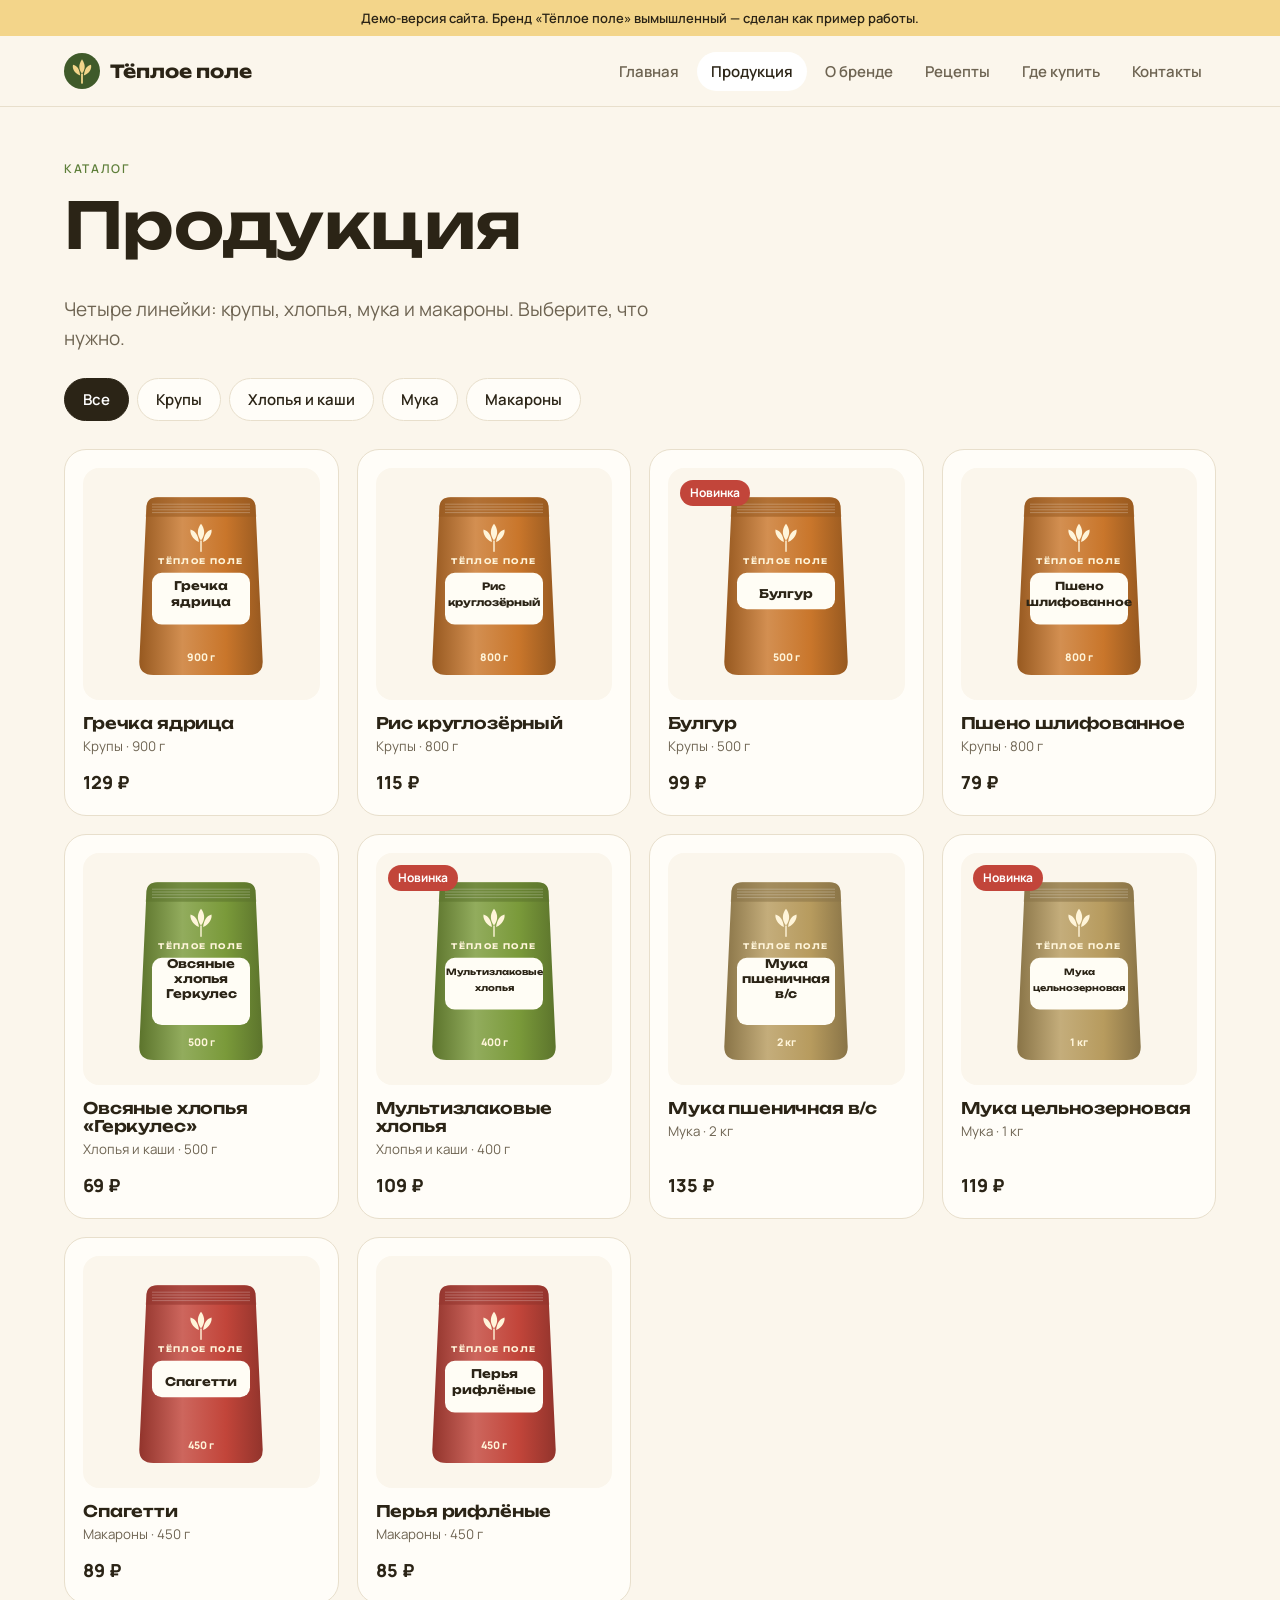
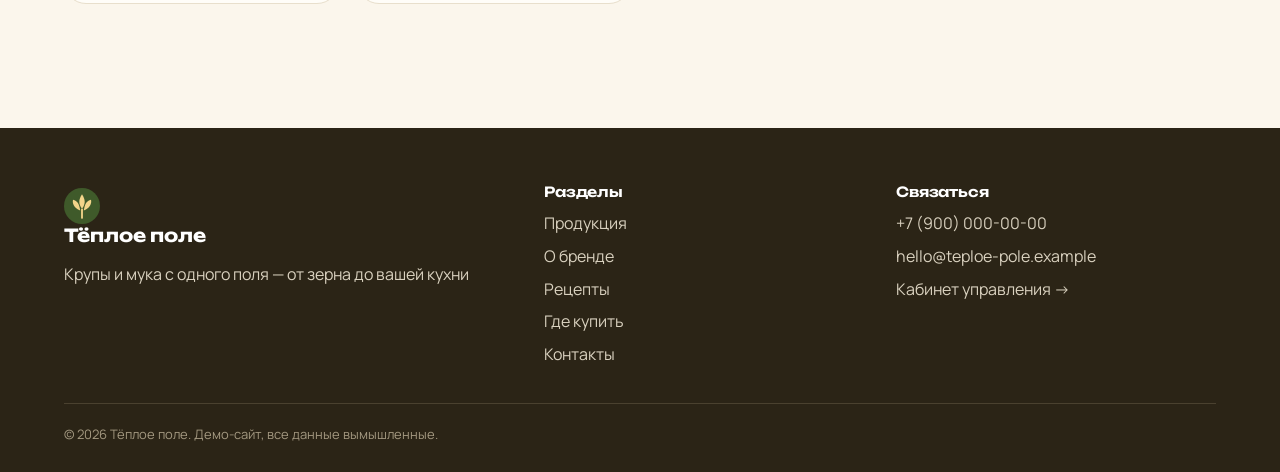
<file: products.html>
<!doctype html>
<html lang="ru">
<head>
<meta charset="utf-8">
<meta name="viewport" content="width=device-width, initial-scale=1">
<title>Продукция — Тёплое поле</title>
<meta name="description" content="Каталог «Тёплое поле»: крупы, хлопья и каши, мука, макароны. Состав, пищевая ценность и где купить.">
<meta property="og:title" content="Продукция — Тёплое поле">
<meta property="og:description" content="Каталог «Тёплое поле»: крупы, хлопья и каши, мука, макароны. Состав, пищевая ценность и где купить.">
<meta property="og:type" content="website">
<meta property="og:locale" content="ru_RU">
<meta name="theme-color" content="#3F5A2A">
<link rel="icon" href="favicon.svg" type="image/svg+xml">
<link rel="preconnect" href="https://fonts.googleapis.com">
<link rel="preconnect" href="https://fonts.gstatic.com" crossorigin>
<link href="https://fonts.googleapis.com/css2?family=Manrope:wght@400;600;700;800&family=Unbounded:wght@500;600;700&display=swap" rel="stylesheet">
<link rel="stylesheet" href="styles.css?v=8">
</head>
<body data-page="products">
<header id="top"></header>
<main class="section" style="padding-top:48px"><div class="wrap">
  <span class="eyebrow">Каталог</span><h1>Продукция</h1><p class="lead" id="line-text"></p>
  <div class="filters" id="filters" style="margin-top:24px"></div>
  <div class="grid" id="grid"></div>
</div></main>
<footer id="foot"></footer>
<script src="data.js?v=8"></script>
<script src="app.js?v=8"></script>
</body>
</html>
</file>
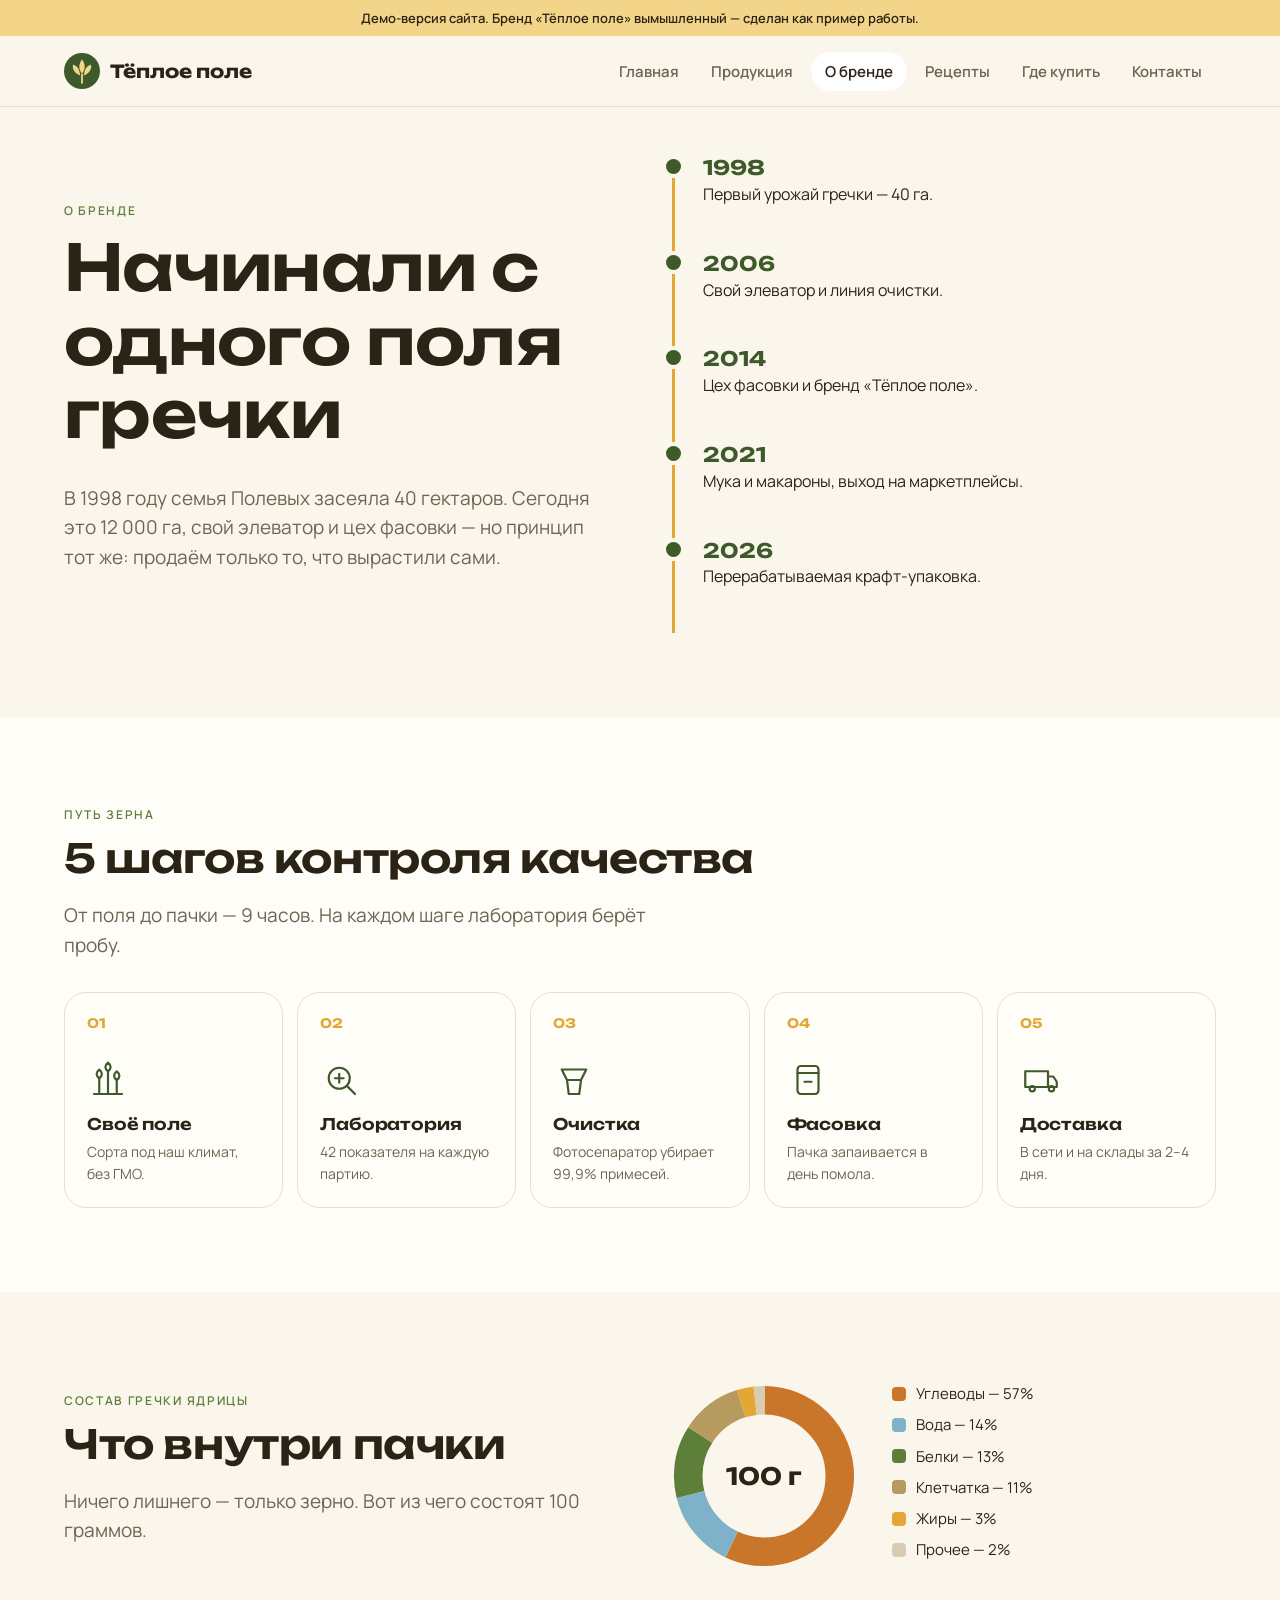
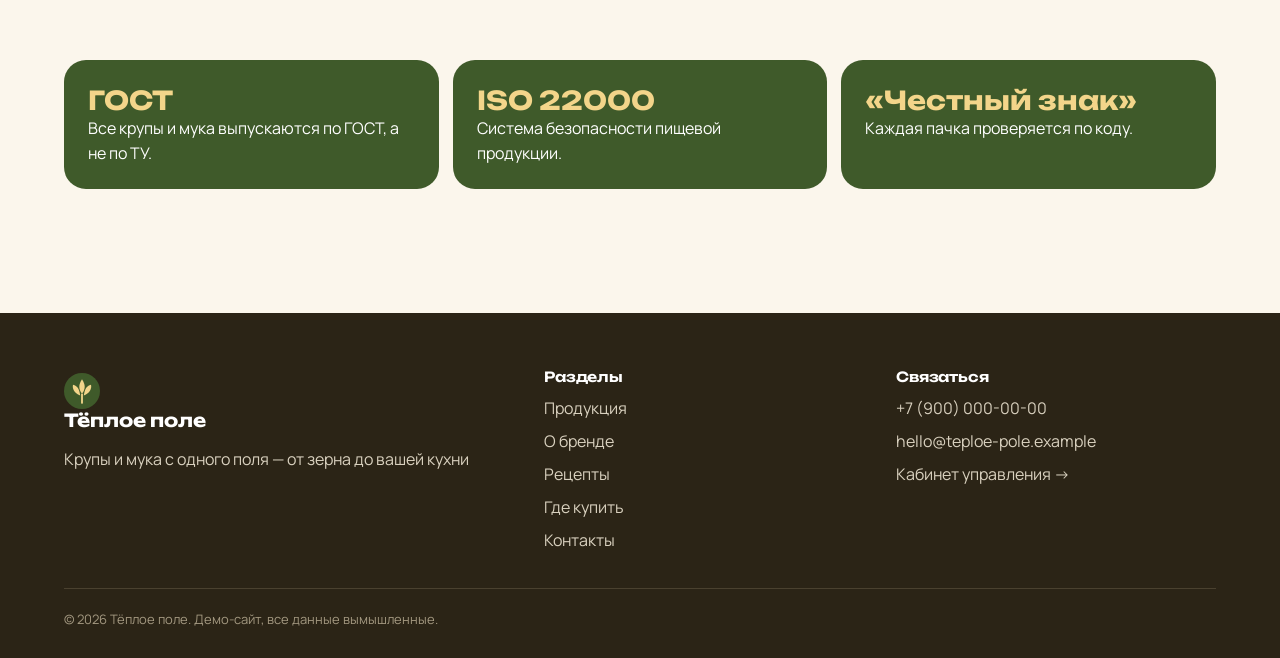
<file: quality.html>
<!doctype html>
<html lang="ru">
<head>
<meta charset="utf-8">
<meta name="viewport" content="width=device-width, initial-scale=1">
<title>О бренде и качестве — Тёплое поле</title>
<meta name="description" content="История бренда «Тёплое поле», как мы контролируем качество от поля до упаковки, сертификаты.">
<meta property="og:title" content="О бренде и качестве — Тёплое поле">
<meta property="og:description" content="История бренда «Тёплое поле», как мы контролируем качество от поля до упаковки, сертификаты.">
<meta property="og:type" content="website">
<meta property="og:locale" content="ru_RU">
<meta name="theme-color" content="#3F5A2A">
<link rel="icon" href="favicon.svg" type="image/svg+xml">
<link rel="preconnect" href="https://fonts.googleapis.com">
<link rel="preconnect" href="https://fonts.gstatic.com" crossorigin>
<link href="https://fonts.googleapis.com/css2?family=Manrope:wght@400;600;700;800&family=Unbounded:wght@500;600;700&display=swap" rel="stylesheet">
<link rel="stylesheet" href="styles.css?v=8">
</head>
<body data-page="quality">
<header id="top"></header>
<main>
<section class="section" style="padding-top:48px"><div class="wrap split">
  <div class="rv"><span class="eyebrow">О бренде</span><h1>Начинали с одного поля гречки</h1><p class="lead">В 1998 году семья Полевых засеяла 40 гектаров. Сегодня это 12 000 га, свой элеватор и цех фасовки — но принцип тот же: продаём только то, что вырастили сами.</p></div>
  <div class="timeline rv">
    <div><b>1998</b><p>Первый урожай гречки — 40 га.</p></div>
    <div><b>2006</b><p>Свой элеватор и линия очистки.</p></div>
    <div><b>2014</b><p>Цех фасовки и бренд «Тёплое поле».</p></div>
    <div><b>2021</b><p>Мука и макароны, выход на маркетплейсы.</p></div>
    <div><b>2026</b><p>Перерабатываемая крафт-упаковка.</p></div>
  </div>
</div></section>
<section class="section" style="background:var(--paper)"><div class="wrap">
  <span class="eyebrow">Путь зерна</span><h2>5 шагов контроля качества</h2><p class="lead" style="margin-bottom:32px">От поля до пачки — 9 часов. На каждом шаге лаборатория берёт пробу.</p>
  <div class="steps"><div class="step rv"><svg viewBox="0 0 48 48" fill="none" stroke="#3F5A2A" stroke-width="2.5" stroke-linecap="round" stroke-linejoin="round" aria-hidden="true"><path d="M8 40h32M14 40V22M24 40V14M34 40V24"/><path d="M14 22c-4-3-4-7 0-10 4 3 4 7 0 10zM24 14c-4-3-4-7 0-10 4 3 4 7 0 10zM34 24c-4-3-4-7 0-10 4 3 4 7 0 10z"/></svg><h4>Своё поле</h4><p>Сорта под наш климат, без ГМО.</p></div><div class="step rv"><svg viewBox="0 0 48 48" fill="none" stroke="#3F5A2A" stroke-width="2.5" stroke-linecap="round" stroke-linejoin="round" aria-hidden="true"><circle cx="22" cy="22" r="12"/><path d="M31 31l9 9"/><path d="M17 22h10M22 17v10"/></svg><h4>Лаборатория</h4><p>42 показателя на каждую партию.</p></div><div class="step rv"><svg viewBox="0 0 48 48" fill="none" stroke="#3F5A2A" stroke-width="2.5" stroke-linecap="round" stroke-linejoin="round" aria-hidden="true"><path d="M10 12h28l-6 12H16z"/><path d="M16 24l2 16h12l2-16"/></svg><h4>Очистка</h4><p>Фотосепаратор убирает 99,9% примесей.</p></div><div class="step rv"><svg viewBox="0 0 48 48" fill="none" stroke="#3F5A2A" stroke-width="2.5" stroke-linecap="round" stroke-linejoin="round" aria-hidden="true"><rect x="12" y="8" width="24" height="32" rx="4"/><path d="M12 16h24M20 26h8"/></svg><h4>Фасовка</h4><p>Пачка запаивается в день помола.</p></div><div class="step rv"><svg viewBox="0 0 48 48" fill="none" stroke="#3F5A2A" stroke-width="2.5" stroke-linecap="round" stroke-linejoin="round" aria-hidden="true"><path d="M6 32h26V14H6zM32 20h6l4 6v6H32"/><circle cx="14" cy="34" r="3"/><circle cx="36" cy="34" r="3"/></svg><h4>Доставка</h4><p>В сети и на склады за 2–4 дня.</p></div></div>
</div></section>
<section class="section"><div class="wrap split">
  <div class="rv"><span class="eyebrow">Состав гречки ядрицы</span><h2>Что внутри пачки</h2><p class="lead">Ничего лишнего — только зерно. Вот из чего состоят 100 граммов.</p></div>
  <div class="donut rv">
    <svg viewBox="0 0 42 42" role="img" aria-label="Состав 100 г: Углеводы 57%, Вода 14%, Белки 13%, Клетчатка 11%, Жиры 3%, Прочее 2%"><circle class="seg" cx="21" cy="21" r="15.915" fill="none" stroke="#C9762B" stroke-width="6" stroke-dasharray="57 43" stroke-dashoffset="25"/><circle class="seg" cx="21" cy="21" r="15.915" fill="none" stroke="#7FB2C9" stroke-width="6" stroke-dasharray="14 86" stroke-dashoffset="-32"/><circle class="seg" cx="21" cy="21" r="15.915" fill="none" stroke="#5E7F3A" stroke-width="6" stroke-dasharray="13 87" stroke-dashoffset="-46"/><circle class="seg" cx="21" cy="21" r="15.915" fill="none" stroke="#B79B5E" stroke-width="6" stroke-dasharray="11 89" stroke-dashoffset="-59"/><circle class="seg" cx="21" cy="21" r="15.915" fill="none" stroke="#E3A833" stroke-width="6" stroke-dasharray="3 97" stroke-dashoffset="-70"/><circle class="seg" cx="21" cy="21" r="15.915" fill="none" stroke="#D8CDB4" stroke-width="6" stroke-dasharray="2 98" stroke-dashoffset="-73"/>
      <text x="21" y="22.8" text-anchor="middle" font-family="Unbounded,sans-serif" font-weight="700" font-size="5" fill="#2B2416">100 г</text></svg>
    <div class="legend"><div><i style="background:#C9762B"></i>Углеводы — 57%</div><div><i style="background:#7FB2C9"></i>Вода — 14%</div><div><i style="background:#5E7F3A"></i>Белки — 13%</div><div><i style="background:#B79B5E"></i>Клетчатка — 11%</div><div><i style="background:#E3A833"></i>Жиры — 3%</div><div><i style="background:#D8CDB4"></i>Прочее — 2%</div></div>
  </div>
</div></section>
<section class="section" style="padding-top:0"><div class="wrap">
  <div class="cert">
    <div class="rv"><b>ГОСТ</b>Все крупы и мука выпускаются по ГОСТ, а не по ТУ.</div>
    <div class="rv"><b>ISO 22000</b>Система безопасности пищевой продукции.</div>
    <div class="rv"><b>«Честный знак»</b>Каждая пачка проверяется по коду.</div>
  </div>
</div></section>
</main>
<footer id="foot"></footer>
<script src="data.js?v=8"></script>
<script src="app.js?v=8"></script>
</body>
</html>
</file>
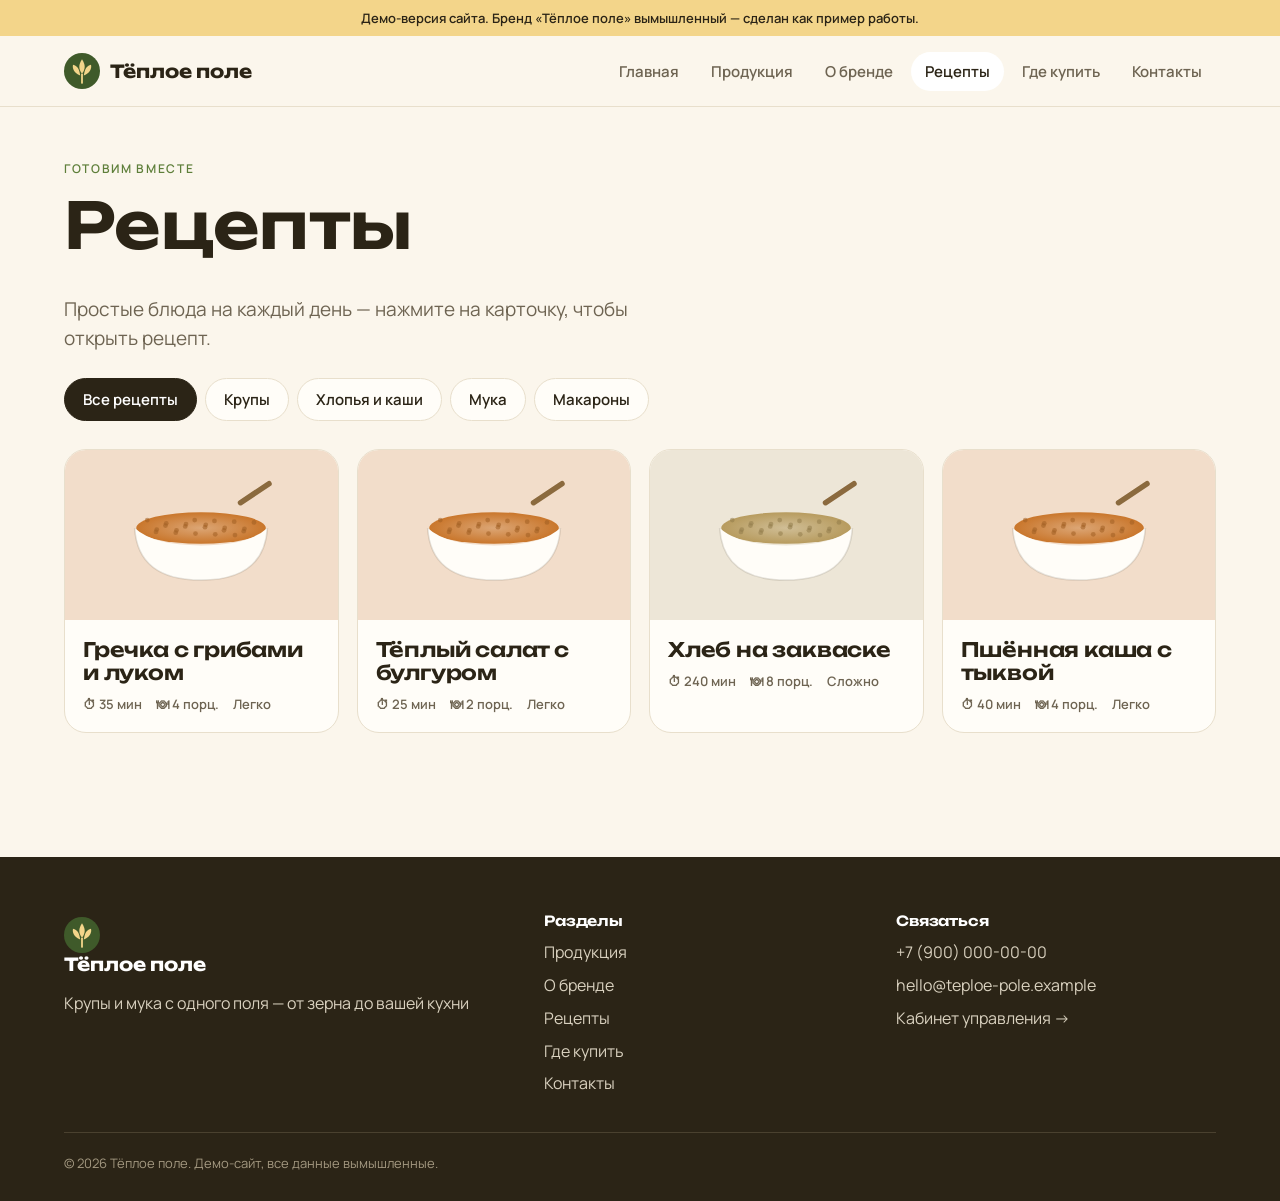
<file: recipes.html>
<!doctype html>
<html lang="ru">
<head>
<meta charset="utf-8">
<meta name="viewport" content="width=device-width, initial-scale=1">
<title>Рецепты — Тёплое поле</title>
<meta name="description" content="Рецепты из круп, хлопьев, муки и макарон «Тёплое поле»: пошагово, со временем и списком продуктов.">
<meta property="og:title" content="Рецепты — Тёплое поле">
<meta property="og:description" content="Рецепты из круп, хлопьев, муки и макарон «Тёплое поле»: пошагово, со временем и списком продуктов.">
<meta property="og:type" content="website">
<meta property="og:locale" content="ru_RU">
<meta name="theme-color" content="#3F5A2A">
<link rel="icon" href="favicon.svg" type="image/svg+xml">
<link rel="preconnect" href="https://fonts.googleapis.com">
<link rel="preconnect" href="https://fonts.gstatic.com" crossorigin>
<link href="https://fonts.googleapis.com/css2?family=Manrope:wght@400;600;700;800&family=Unbounded:wght@500;600;700&display=swap" rel="stylesheet">
<link rel="stylesheet" href="styles.css?v=8">
</head>
<body data-page="recipes">
<header id="top"></header>
<main class="section" style="padding-top:48px"><div class="wrap">
  <span class="eyebrow">Готовим вместе</span><h1>Рецепты</h1><p class="lead">Простые блюда на каждый день — нажмите на карточку, чтобы открыть рецепт.</p>
  <div class="filters" id="filters" style="margin-top:24px"></div>
  <div class="grid" id="grid"></div>
</div></main>
<footer id="foot"></footer>
<script src="data.js?v=8"></script>
<script src="app.js?v=8"></script>
</body>
</html>
</file>
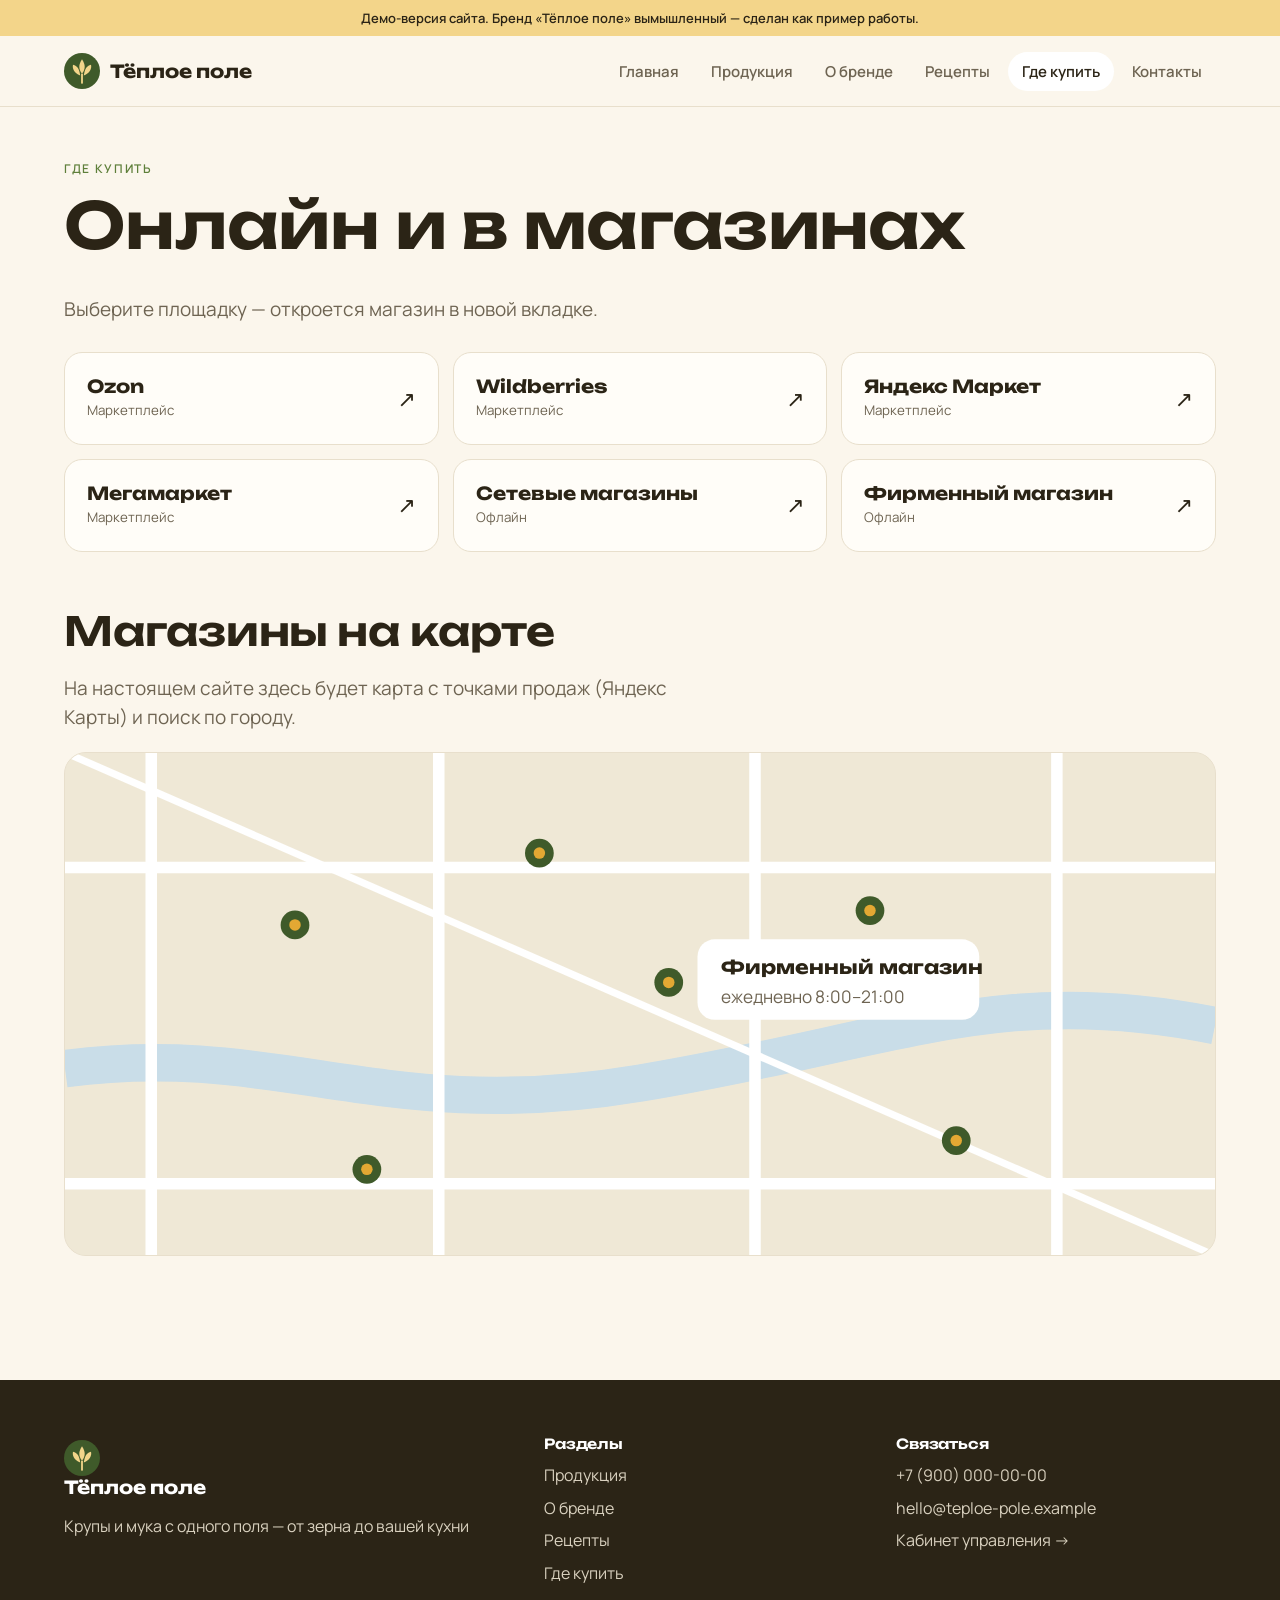
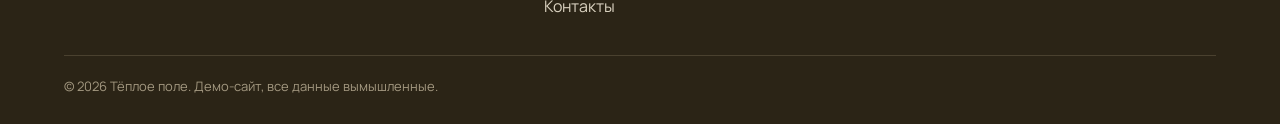
<file: where.html>
<!doctype html>
<html lang="ru">
<head>
<meta charset="utf-8">
<meta name="viewport" content="width=device-width, initial-scale=1">
<title>Где купить — Тёплое поле</title>
<meta name="description" content="Где купить продукцию «Тёплое поле»: Ozon, Wildberries, Яндекс Маркет, Мегамаркет и магазины вашего города.">
<meta property="og:title" content="Где купить — Тёплое поле">
<meta property="og:description" content="Где купить продукцию «Тёплое поле»: Ozon, Wildberries, Яндекс Маркет, Мегамаркет и магазины вашего города.">
<meta property="og:type" content="website">
<meta property="og:locale" content="ru_RU">
<meta name="theme-color" content="#3F5A2A">
<link rel="icon" href="favicon.svg" type="image/svg+xml">
<link rel="preconnect" href="https://fonts.googleapis.com">
<link rel="preconnect" href="https://fonts.gstatic.com" crossorigin>
<link href="https://fonts.googleapis.com/css2?family=Manrope:wght@400;600;700;800&family=Unbounded:wght@500;600;700&display=swap" rel="stylesheet">
<link rel="stylesheet" href="styles.css?v=8">
</head>
<body data-page="where">
<header id="top"></header>
<main class="section" style="padding-top:48px"><div class="wrap">
  <span class="eyebrow">Где купить</span><h1>Онлайн и в магазинах</h1><p class="lead">Выберите площадку — откроется магазин в новой вкладке.</p>
  <div class="shops" id="shops" style="margin:28px 0 56px"></div>
  <h2 id="map">Магазины на карте</h2>
  <p class="lead">На настоящем сайте здесь будет карта с точками продаж (Яндекс Карты) и поиск по городу.</p>
  <div class="map rv">
    <svg viewBox="0 0 800 350" preserveAspectRatio="xMidYMid slice" aria-label="Схема карты с точками продаж">
      <rect width="800" height="350" fill="#EFE8D6"/>
      <path d="M0 220C150 200 220 260 400 230S650 160 800 190" stroke="#C9DDE8" stroke-width="26" fill="none"/>
      <g stroke="#fff" stroke-width="8" fill="none"><path d="M60 0V350M260 0V350M480 0V350M690 0V350M0 80H800M0 300H800"/><path d="M0 0L800 350" stroke-width="5"/></g>
      <circle cx="160" cy="120" r="10" fill="#3F5A2A"/><circle cx="160" cy="120" r="4" fill="#E3A833"/><circle cx="330" cy="70" r="10" fill="#3F5A2A"/><circle cx="330" cy="70" r="4" fill="#E3A833"/><circle cx="420" cy="160" r="10" fill="#3F5A2A"/><circle cx="420" cy="160" r="4" fill="#E3A833"/><circle cx="560" cy="110" r="10" fill="#3F5A2A"/><circle cx="560" cy="110" r="4" fill="#E3A833"/><circle cx="620" cy="270" r="10" fill="#3F5A2A"/><circle cx="620" cy="270" r="4" fill="#E3A833"/><circle cx="210" cy="290" r="10" fill="#3F5A2A"/><circle cx="210" cy="290" r="4" fill="#E3A833"/>
      <rect x="440" y="130" width="196" height="56" rx="12" fill="#fff"/><text x="456" y="154" font-family="Unbounded,sans-serif" font-size="13" font-weight="700" fill="#2B2416">Фирменный магазин</text><text x="456" y="174" font-family="Manrope,sans-serif" font-size="12" fill="#6E6452">ежедневно 8:00–21:00</text>
    </svg>
  </div>
</div></main>
<footer id="foot"></footer>
<script src="data.js?v=8"></script>
<script src="app.js?v=8"></script>
</body>
</html>
</file>
<file: styles.css>
:root{
  --cream:#FBF6EC; --paper:#FFFDF8; --ink:#2B2416; --muted:#6E6452; --line:#E8DFCC;
  --green:#3F5A2A; --green-2:#5E7F3A; --wheat:#E3A833; --wheat-2:#F3D58A; --red:#C2453A;
  --radius:22px; --shadow:0 10px 30px -12px rgba(60,45,15,.25);
  --head:"Unbounded",system-ui,sans-serif; --body:"Manrope",system-ui,sans-serif;
}
*{box-sizing:border-box}
html{scroll-behavior:smooth}
body{margin:0;background:var(--cream);color:var(--ink);font:16px/1.55 var(--body);-webkit-font-smoothing:antialiased;overflow-x:hidden}
img,svg{max-width:100%;display:block}
a{color:inherit}
h1,h2,h3,h4{font-family:var(--head);font-weight:600;line-height:1.15;margin:0 0 .5em;letter-spacing:-.01em}
h1{font-size:clamp(32px,5.4vw,64px)}
h2{font-size:clamp(26px,3.4vw,40px)}
h3{font-size:20px}
p{margin:0 0 1em}
.wrap{max-width:1200px;margin:0 auto;padding:0 24px}
@media (max-width:600px){.wrap{padding:0 16px}}
.section{padding:84px 0}
@media (max-width:700px){.section{padding:56px 0}}
.eyebrow{display:inline-block;font:600 12px/1 var(--body);letter-spacing:.14em;text-transform:uppercase;color:var(--green-2);margin-bottom:14px}
.lead{font-size:19px;color:var(--muted);max-width:620px}
.btn{display:inline-flex;align-items:center;gap:8px;padding:14px 24px;border-radius:999px;background:var(--green);color:#fff;text-decoration:none;font-weight:700;border:0;cursor:pointer;font-size:15px;transition:transform .2s,background .2s}
.btn:hover{background:var(--green-2);transform:translateY(-2px)}
.btn.ghost{background:transparent;color:var(--green);box-shadow:inset 0 0 0 2px var(--green)}
.btn.ghost:hover{background:var(--green);color:#fff}
.btn.wheat{background:var(--wheat);color:var(--ink)}
.chip{display:inline-block;padding:4px 10px;border-radius:999px;font-size:12px;font-weight:700;background:var(--wheat-2);color:var(--ink)}
.chip.new{background:var(--red);color:#fff}

/* шапка */
.top{position:sticky;top:0;z-index:50;background:rgba(251,246,236,.88);backdrop-filter:blur(10px);border-bottom:1px solid var(--line)}
.top .wrap{display:flex;align-items:center;gap:24px;height:70px}
.logo{display:flex;align-items:center;gap:10px;text-decoration:none;font:700 18px var(--head)}
.logo svg{width:36px;height:36px}
.nav{display:flex;gap:4px;margin-left:auto}
.nav a{padding:8px 14px;border-radius:999px;text-decoration:none;font-weight:600;font-size:15px;color:var(--muted)}
.nav a:hover,.nav a.on{background:#fff;color:var(--ink)}
.burger{display:none;margin-left:auto;background:none;border:0;width:44px;height:44px;cursor:pointer}
.burger span{display:block;height:2px;background:var(--ink);margin:6px 8px;border-radius:2px;transition:.3s}
@media (max-width:960px){
  .burger{display:block}
  .nav{position:fixed;inset:70px 0 auto 0;flex-direction:column;background:var(--cream);padding:12px 16px 24px;border-bottom:1px solid var(--line);transform:translateY(-120%);transition:transform .35s;margin:0}
  .nav.open{transform:none}
  .nav a{font-size:18px;padding:12px 14px}
}

/* герой */
.hero{padding:56px 0 40px;position:relative;overflow:hidden}
.hero .wrap{display:grid;grid-template-columns:1.05fr 1fr;gap:40px;align-items:center}
.hero h1 span{color:var(--green-2)}
.hero-cta{display:flex;gap:12px;flex-wrap:wrap;margin-top:28px}
.hero-packs{position:relative;height:460px}
.hero-packs .pack{position:absolute;width:44%;filter:drop-shadow(0 22px 24px rgba(60,40,10,.28));animation:float 6s ease-in-out infinite}
.hero-packs .pack:nth-child(1){left:2%;top:60px;transform:rotate(-8deg);animation-delay:-1s}
.hero-packs .pack:nth-child(2){left:30%;top:0;z-index:2;width:48%}
.hero-packs .pack:nth-child(3){right:0;top:80px;transform:rotate(7deg);animation-delay:-3s}
.sun{position:absolute;width:420px;height:420px;border-radius:50%;background:radial-gradient(circle,var(--wheat-2),transparent 68%);right:-60px;top:-30px;z-index:-1}
@keyframes float{50%{translate:0 -14px}}
@media (max-width:860px){.hero .wrap{grid-template-columns:1fr}.hero-packs{height:340px}}
@media (max-width:480px){.hero-packs{height:270px}}

/* бегущая строка */
.ticker{background:var(--green);color:var(--wheat-2);overflow:hidden;white-space:nowrap;font:600 15px var(--head);padding:14px 0}
.ticker div{display:inline-block;animation:tick 30s linear infinite}
.ticker b{margin:0 28px;color:#fff;font-weight:600}
@keyframes tick{to{transform:translateX(-50%)}}

/* цифры */
.stats{display:grid;grid-template-columns:repeat(4,1fr);gap:16px}
.stat{background:var(--paper);border-radius:var(--radius);padding:28px 22px;border:1px solid var(--line)}
.stat b{display:block;font:700 clamp(30px,3.6vw,44px)/1 var(--head);color:var(--green)}
.stat span{color:var(--muted);font-size:14px}
@media (max-width:760px){.stats{grid-template-columns:1fr 1fr}}

/* линейки */
.lines{display:grid;grid-template-columns:repeat(4,1fr);gap:16px}
.line-card{position:relative;border-radius:var(--radius);padding:24px;color:#fff;text-decoration:none;min-height:300px;display:flex;flex-direction:column;overflow:hidden;transition:transform .3s}
.line-card:hover{transform:translateY(-6px)}
.line-card h3{font-size:22px}
.line-card p{opacity:.9;font-size:14px}
.line-card .pack{width:58%;margin:auto -6px -46px auto;transform:rotate(8deg);transition:transform .4s}
.line-card:hover .pack{transform:rotate(0) translateY(-10px)}
@media (max-width:960px){.lines{grid-template-columns:1fr 1fr}}
@media (max-width:480px){.lines{grid-template-columns:1fr}.line-card{min-height:240px}.line-card .pack{width:42%}}

/* товары */
.head-row{display:flex;justify-content:space-between;align-items:end;gap:20px;flex-wrap:wrap;margin-bottom:32px}
.grid{display:grid;grid-template-columns:repeat(auto-fill,minmax(230px,1fr));gap:18px}
.prod{background:var(--paper);border:1px solid var(--line);border-radius:var(--radius);padding:18px;text-decoration:none;display:flex;flex-direction:column;transition:box-shadow .3s,transform .3s}
.prod:hover{box-shadow:var(--shadow);transform:translateY(-4px)}
.prod .ph{background:var(--cream);border-radius:16px;padding:18px 30px;margin-bottom:14px;position:relative}
.prod .ph .chip{position:absolute;left:12px;top:12px}
.prod h3{font-size:16px;margin-bottom:4px}
.prod small{color:var(--muted)}
.prod .price{margin-top:auto;padding-top:12px;font-weight:800;font-size:18px}
.filters{display:flex;gap:8px;flex-wrap:wrap;margin-bottom:28px}
.filters button{border:1px solid var(--line);background:var(--paper);padding:10px 18px;border-radius:999px;font:600 15px var(--body);cursor:pointer;color:var(--ink)}
.filters button.on{background:var(--ink);color:#fff;border-color:var(--ink)}

/* карточка товара */
.pdp{display:grid;grid-template-columns:1fr 1.1fr;gap:48px;align-items:start}
.pdp .ph{background:var(--paper);border:1px solid var(--line);border-radius:28px;padding:40px 70px;position:sticky;top:100px}
@media (max-width:860px){.pdp{grid-template-columns:1fr}.pdp .ph{position:static;padding:28px 60px}}
.facts{display:grid;grid-template-columns:repeat(4,1fr);gap:10px;margin:24px 0}
.fact{background:var(--paper);border:1px solid var(--line);border-radius:16px;padding:14px;text-align:center}
.fact b{display:block;font:700 22px var(--head);color:var(--green)}
.fact span{font-size:12px;color:var(--muted)}
@media (max-width:480px){.facts{grid-template-columns:1fr 1fr}}
.bars{margin:20px 0}
.bar{margin-bottom:12px}
.bar div{display:flex;justify-content:space-between;font-size:14px;font-weight:600;margin-bottom:6px}
.bar i{display:block;height:10px;border-radius:9px;background:var(--line);overflow:hidden}
.bar i em{display:block;height:100%;border-radius:9px;width:0;transition:width 1.2s cubic-bezier(.2,.7,.2,1)}
.buy-row{display:flex;gap:10px;flex-wrap:wrap;margin-top:20px}
.crumbs{font-size:14px;color:var(--muted);margin-bottom:20px}
.crumbs a{text-decoration:none}

/* о качестве */
.steps{display:grid;grid-template-columns:repeat(5,1fr);gap:14px;counter-reset:s}
.step{background:var(--paper);border:1px solid var(--line);border-radius:var(--radius);padding:22px;position:relative}
.step:before{counter-increment:s;content:"0" counter(s);font:700 13px var(--head);color:var(--wheat);display:block;margin-bottom:28px}
.step svg{width:42px;height:42px;margin-bottom:14px}
.step h4{font-size:16px}
.step p{font-size:14px;color:var(--muted);margin:0}
@media (max-width:960px){.steps{grid-template-columns:1fr 1fr}}
@media (max-width:480px){.steps{grid-template-columns:1fr}}
.timeline{border-left:3px solid var(--wheat);margin-left:8px;padding-left:28px}
.timeline div{position:relative;padding-bottom:28px}
.timeline div:before{content:"";position:absolute;left:-37px;top:4px;width:15px;height:15px;border-radius:50%;background:var(--green);box-shadow:0 0 0 4px var(--cream)}
.timeline b{font:700 20px var(--head);color:var(--green)}
.split{display:grid;grid-template-columns:1fr 1fr;gap:48px;align-items:center}
@media (max-width:860px){.split{grid-template-columns:1fr}}
.donut{display:flex;gap:28px;align-items:center;flex-wrap:wrap}
.donut svg{width:200px;height:200px}
.legend div{display:flex;align-items:center;gap:10px;margin-bottom:8px;font-size:15px}
.legend i{width:14px;height:14px;border-radius:4px}
.cert{display:grid;grid-template-columns:repeat(3,1fr);gap:14px}
.cert div{background:var(--green);color:#fff;border-radius:var(--radius);padding:24px}
.cert b{font:700 26px var(--head);color:var(--wheat-2);display:block}
@media (max-width:700px){.cert{grid-template-columns:1fr}}

/* рецепты */
.rec{background:var(--paper);border:1px solid var(--line);border-radius:var(--radius);overflow:hidden;text-decoration:none;display:flex;flex-direction:column;transition:transform .3s,box-shadow .3s;cursor:pointer;text-align:left;font:inherit;color:inherit;padding:0}
.rec:hover{transform:translateY(-4px);box-shadow:var(--shadow)}
.rec .pic{aspect-ratio:4/3;display:grid;place-items:center;position:relative}
.rec .pic svg{width:70%}
.rec .body{padding:18px}
.rec .meta{display:flex;gap:14px;font-size:13px;color:var(--muted);font-weight:600}
.modal{position:fixed;inset:0;z-index:100;background:rgba(30,24,10,.55);display:none;align-items:center;justify-content:center;padding:16px}
.modal.open{display:flex}
.modal .box{background:var(--paper);border-radius:28px;max-width:760px;width:100%;max-height:90vh;overflow:auto;padding:32px;position:relative}
.modal .x{position:absolute;right:16px;top:16px;width:40px;height:40px;border-radius:50%;border:0;background:var(--cream);font-size:22px;cursor:pointer}
.modal ol li{margin-bottom:8px}
.cols2{display:grid;grid-template-columns:1fr 1.3fr;gap:28px}
@media (max-width:640px){.cols2{grid-template-columns:1fr}.modal .box{padding:24px 18px}}

/* новости */
.news{display:grid;grid-template-columns:repeat(3,1fr);gap:18px}
.news article{border-top:3px solid var(--ink);padding-top:16px}
.news time{font-size:13px;color:var(--muted);font-weight:700}
.news h3{font-size:18px;margin:8px 0}
@media (max-width:760px){.news{grid-template-columns:1fr}}

/* где купить */
.shops{display:grid;grid-template-columns:repeat(3,1fr);gap:14px}
.shop{display:flex;align-items:center;justify-content:space-between;gap:12px;background:var(--paper);border:1px solid var(--line);border-radius:18px;padding:22px;text-decoration:none;transition:.25s}
.shop:hover{background:var(--ink);color:#fff}
.shop b{font:700 18px var(--head);display:block}
.shop small{color:var(--muted)}
.shop:hover small{color:#ccc}
.shop .arr{font-size:22px}
@media (max-width:860px){.shops{grid-template-columns:1fr 1fr}}
@media (max-width:520px){.shops{grid-template-columns:1fr}}
.map{border-radius:var(--radius);overflow:hidden;border:1px solid var(--line);background:#EFE8D6;position:relative;aspect-ratio:16/7}
.map svg{width:100%;height:100%}
@media (max-width:600px){.map{aspect-ratio:4/3}}

/* контакты */
.form{display:grid;gap:12px}
.form input,.form textarea,.form select{width:100%;padding:14px 16px;border:1px solid var(--line);border-radius:14px;background:var(--paper);font:inherit;color:inherit}
.form textarea{min-height:120px;resize:vertical}
.info p{display:flex;gap:12px;align-items:baseline}
.info b{min-width:90px;color:var(--muted);font-weight:600}

/* подвал */
.foot{background:var(--ink);color:#d9d1bf;padding:56px 0 28px;margin-top:40px}
.foot .wrap{display:grid;grid-template-columns:1.4fr 1fr 1fr;gap:32px}
.foot a{text-decoration:none;display:block;padding:4px 0;color:#d9d1bf}
.foot a:hover{color:#fff}
.foot h4{color:#fff;font-size:14px}
.foot .logo{color:#fff;margin-bottom:12px}
.foot .copy{grid-column:1/-1;border-top:1px solid #4a412f;padding-top:20px;font-size:13px;color:#a39880}
@media (max-width:700px){.foot .wrap{grid-template-columns:1fr}}
.demo-note{background:var(--wheat-2);text-align:center;font-size:13px;padding:8px 16px;font-weight:600}

/* появление при прокрутке */
.rv{opacity:0;transform:translateY(24px);transition:opacity .7s,transform .7s}
.rv.in{opacity:1;transform:none}
@media (prefers-reduced-motion:reduce){*{animation:none!important;transition:none!important}.rv{opacity:1;transform:none}}

/* кабинет */
.adm{display:grid;grid-template-columns:240px 1fr;gap:24px;align-items:start}
.adm aside{background:var(--ink);color:#fff;border-radius:var(--radius);padding:18px;position:sticky;top:90px}
.adm aside button{display:block;width:100%;text-align:left;background:none;border:0;color:#d9d1bf;padding:12px 14px;border-radius:12px;font:600 15px var(--body);cursor:pointer}
.adm aside button.on,.adm aside button:hover{background:#4a412f;color:#fff}
.panel{background:var(--paper);border:1px solid var(--line);border-radius:var(--radius);padding:24px}
.row{display:grid;grid-template-columns:64px 1fr 110px 90px auto;gap:10px;align-items:center;padding:10px 0;border-bottom:1px solid var(--line)}
.row input,.row select,.panel input,.panel textarea{width:100%;padding:10px 12px;border:1px solid var(--line);border-radius:10px;font:inherit;background:#fff}
.row .ph{width:56px}
.saved{position:fixed;bottom:20px;left:50%;transform:translate(-50%,120px);background:var(--green);color:#fff;padding:12px 22px;border-radius:999px;font-weight:700;transition:transform .3s;z-index:200}
.saved.show{transform:translate(-50%,0)}
@media (max-width:860px){.adm{grid-template-columns:1fr}.adm aside{position:static;display:flex;overflow-x:auto;gap:4px}.adm aside button{white-space:nowrap;width:auto}.row{grid-template-columns:48px 1fr 1fr;}.row .ph{width:44px}}
.prod .ph .pack{max-width:140px;margin:0 auto}
.rec .pic{aspect-ratio:16/10}
.rec .pic svg{width:58%}
.hero-packs .pack{width:37%}
.hero-packs .pack:nth-child(1){left:0}
.hero-packs .pack:nth-child(2){left:30%;width:40%}
.hero-packs .pack:nth-child(3){right:0}
@media (max-width:520px){
  .grid:has(.prod){grid-template-columns:1fr 1fr;gap:12px}
  .prod{padding:12px}
  .prod .ph{padding:12px 16px}
  .prod h3{font-size:14px}
  .prod .price{font-size:16px}
}
@media (max-width:960px){
  .nav{position:absolute;inset:100% 0 auto 0;transform:translateY(-8px);opacity:0;visibility:hidden;transition:opacity .25s,transform .25s,visibility .25s;box-shadow:0 20px 30px -20px rgba(0,0,0,.3)}
  .nav.open{transform:none;opacity:1;visibility:visible}
}
@media (max-width:480px){.steps{grid-template-columns:1fr 1fr;gap:10px}.step{padding:16px}.step:before{margin-bottom:14px}}
@media (max-width:860px){.row{grid-template-columns:44px 1fr 1fr 1fr}.row input[data-k=name]{grid-column:2/5}.row input[data-k=price]{grid-column:2}}
</file>
